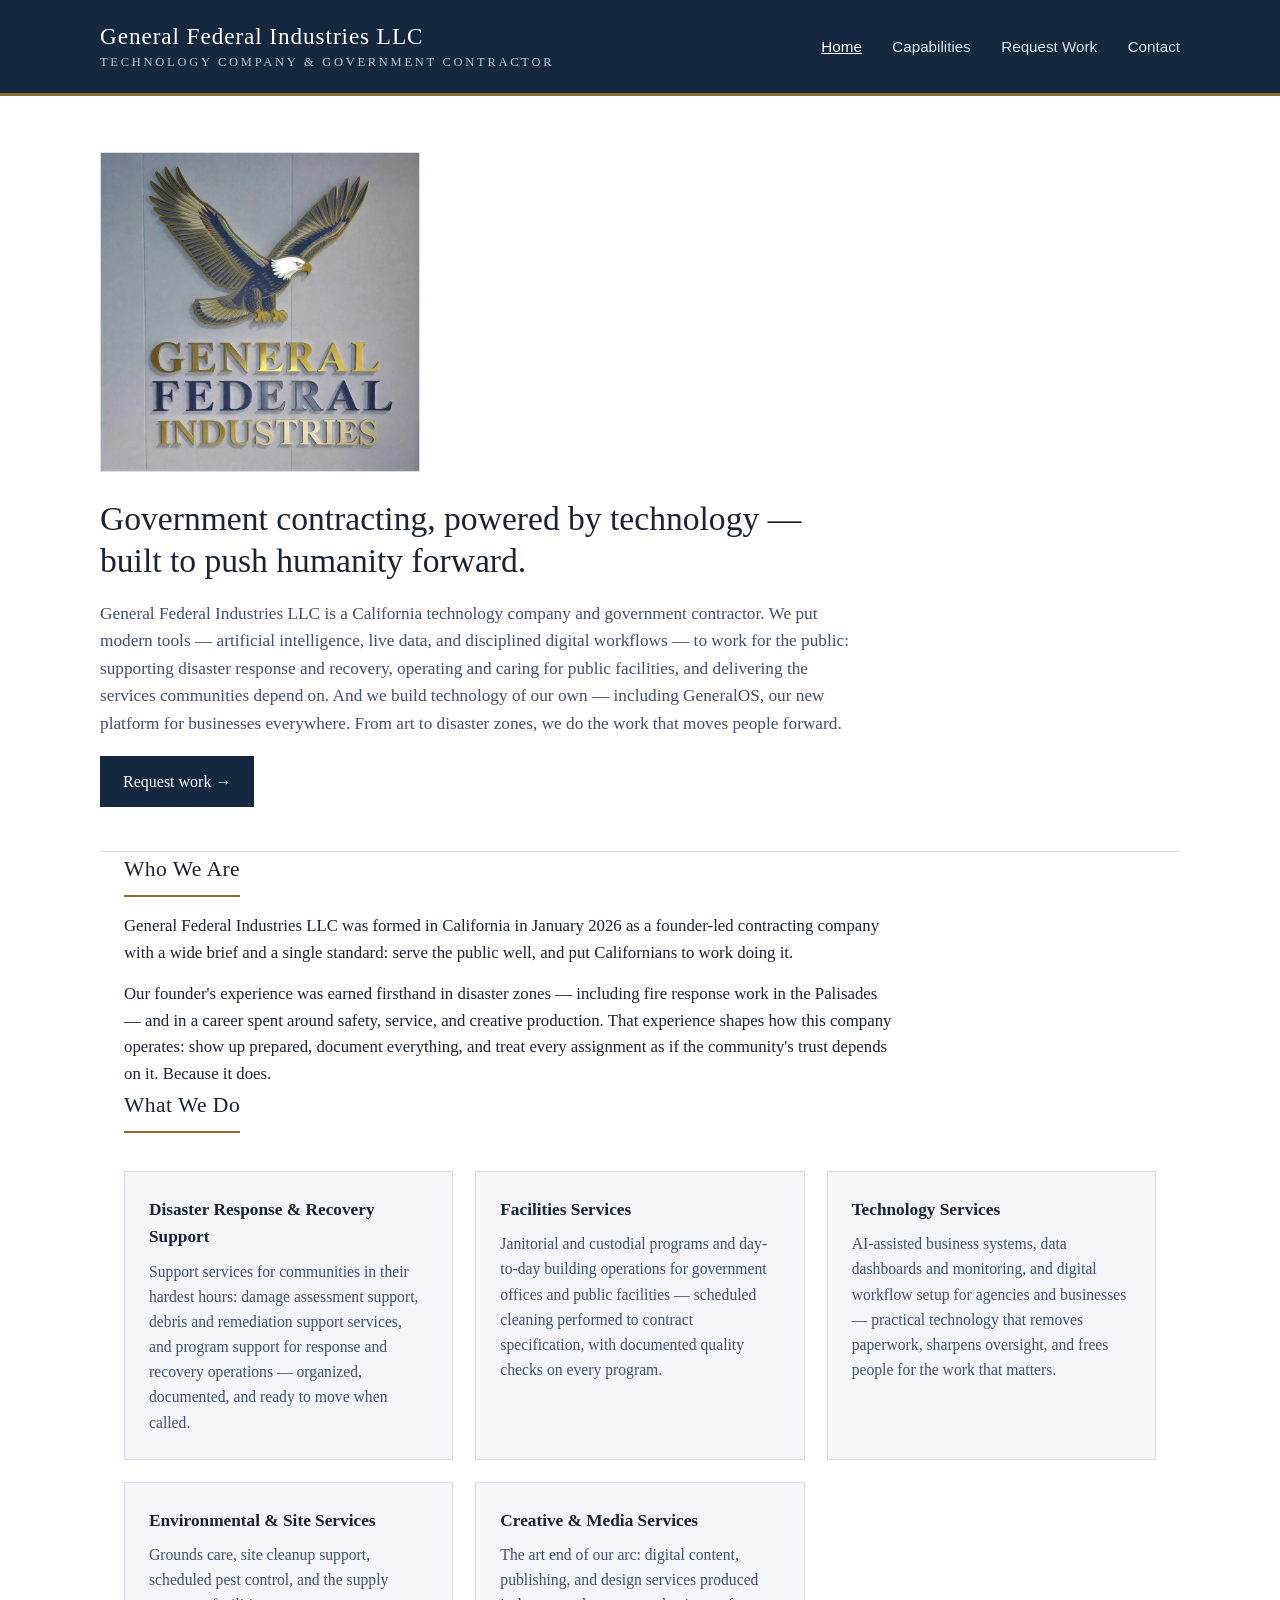
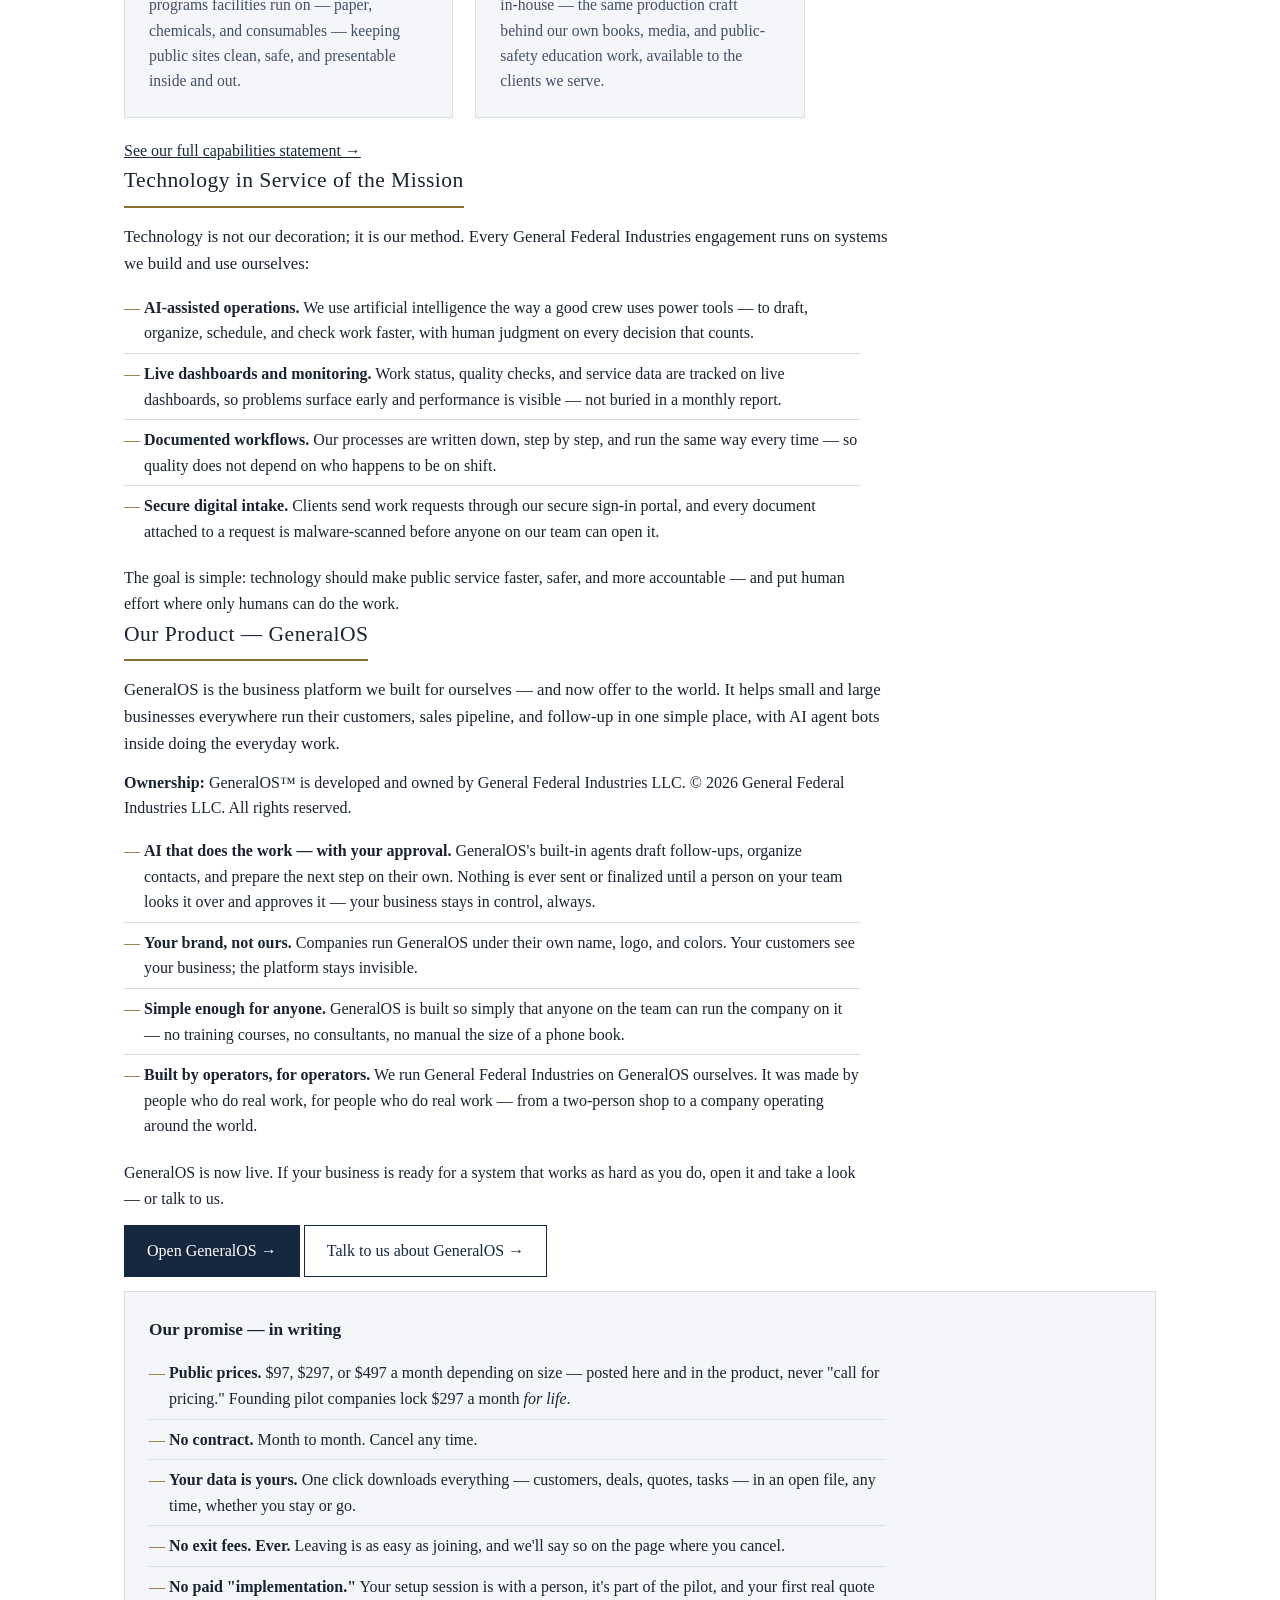
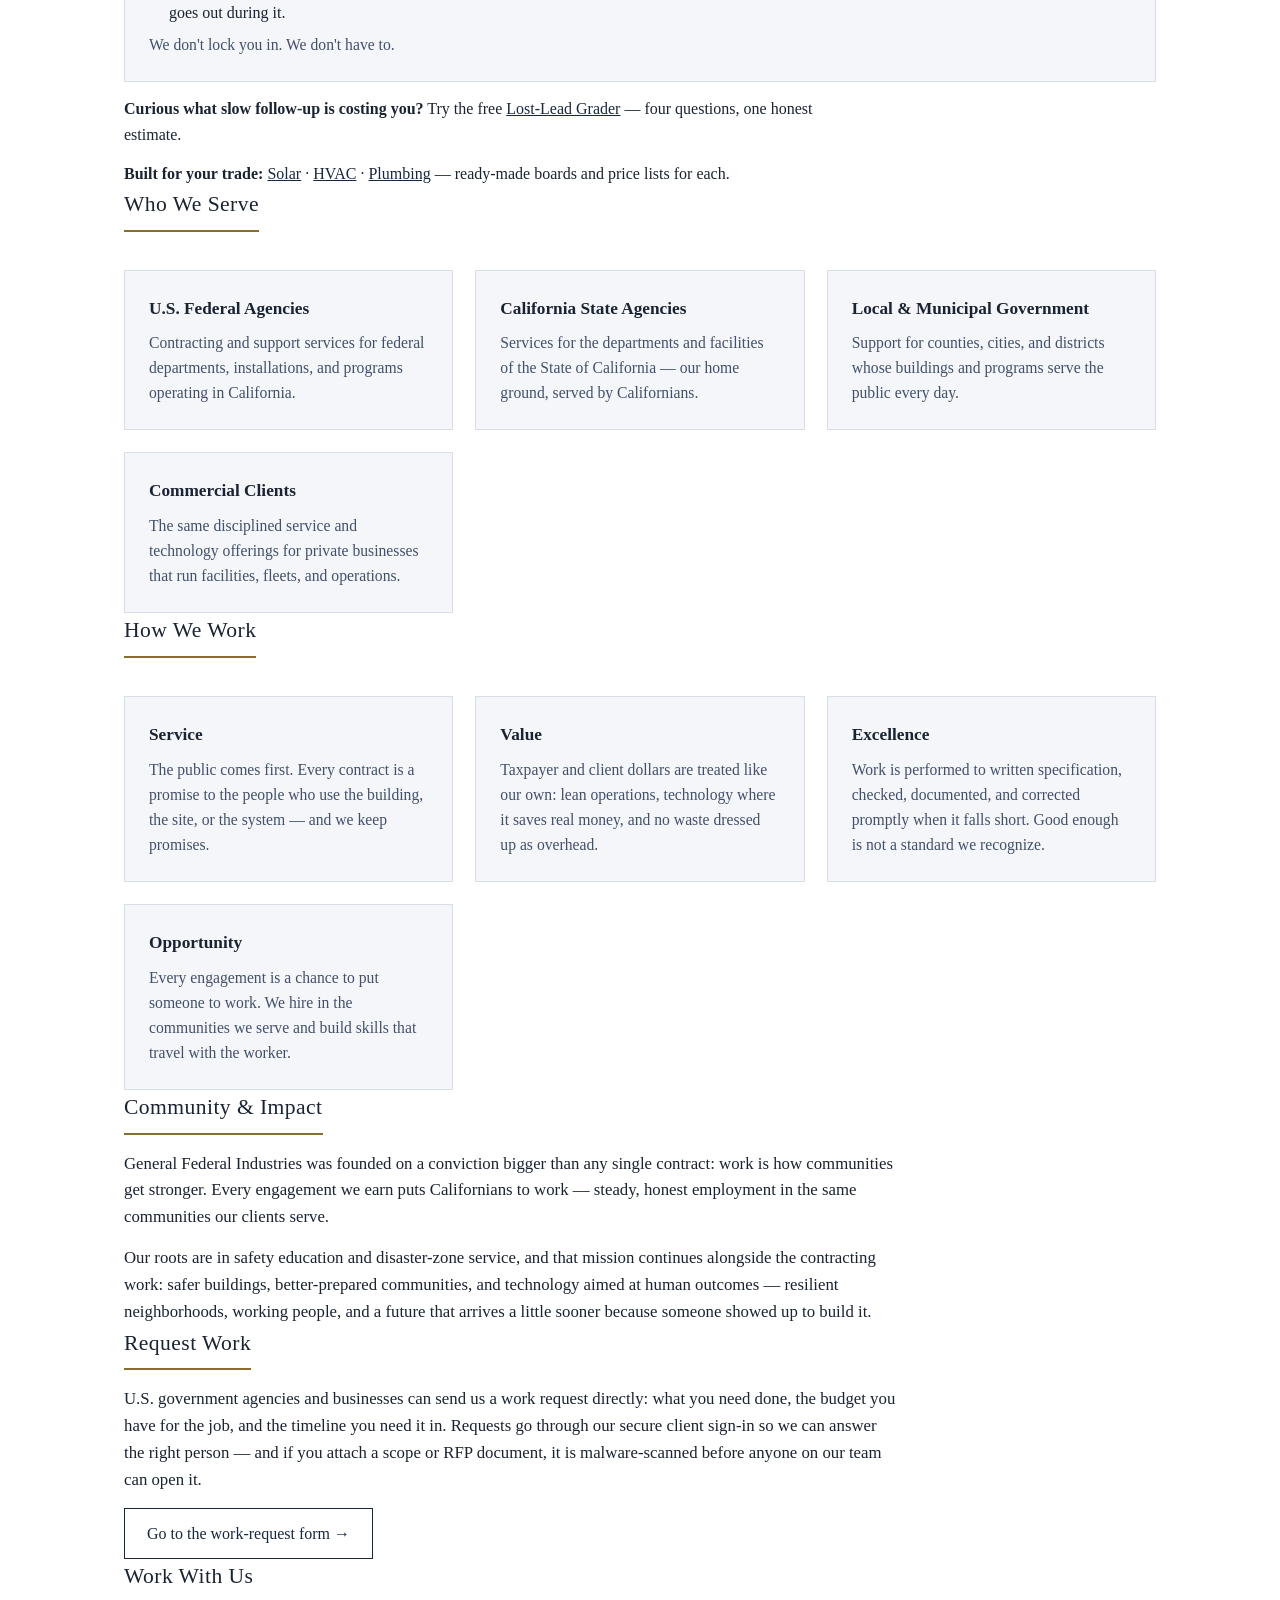
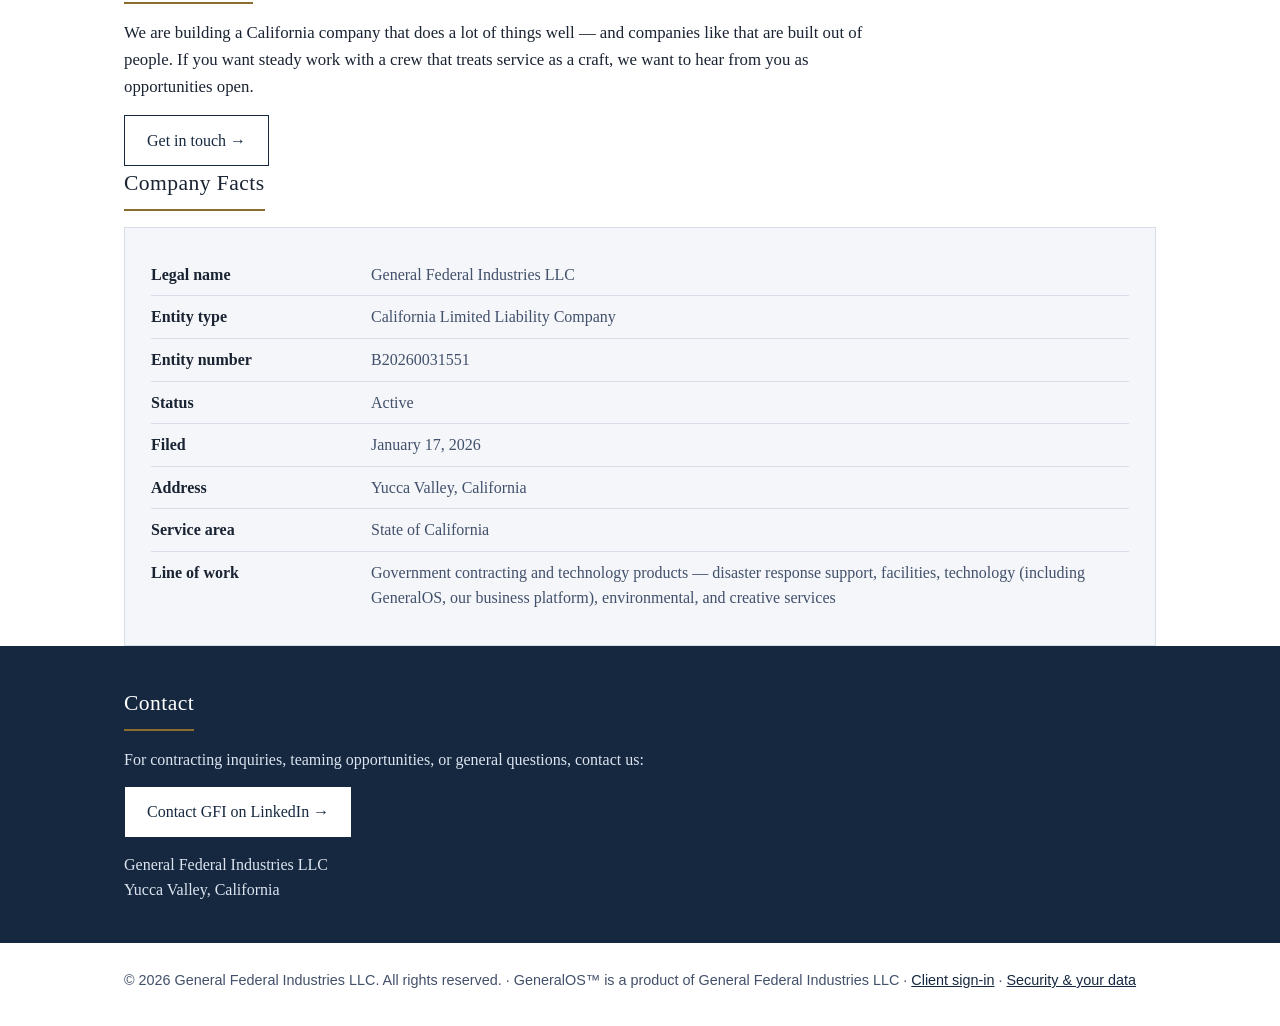
<file: index.html>
<!DOCTYPE html>
<html lang="en">
<head>
<meta charset="UTF-8">
<meta name="viewport" content="width=device-width, initial-scale=1.0">
<title>General Federal Industries LLC — Technology Company &amp; Government Contractor</title>
<meta name="description" content="General Federal Industries LLC is a California technology company and government contractor — and the maker of GeneralOS, the AI-powered business platform that helps small and large businesses around the world run their customers, sales, and follow-up in one simple place.">
<meta name="referrer" content="strict-origin-when-cross-origin">
<meta http-equiv="Content-Security-Policy" content="default-src 'self'; script-src 'self'; style-src 'self'; img-src 'self' data:; font-src 'self'; connect-src 'self'; object-src 'none'; base-uri 'self'; form-action 'self'">
<link rel="stylesheet" href="styles.css">
</head>
<body>

<header>
  <div class="wrap topbar">
    <div class="firm">General Federal Industries LLC
      <small>Technology Company &amp; Government Contractor</small>
    </div>
    <nav class="sans">
      <a href="index.html" class="active">Home</a>
      <a href="capabilities.html">Capabilities</a>
      <a href="request.html">Request Work</a>
      <a href="#contact">Contact</a>
    </nav>
  </div>
  <div class="rule"></div>
</header>

<div class="wrap hero">
  <img class="hero-logo" src="gfi-logo.jpg" alt="General Federal Industries LLC — gold eagle logo" width="900" height="900">
  <h1>Government contracting, powered by technology — built to push humanity forward.</h1>
  <p>General Federal Industries LLC is a California technology company and government contractor. We put modern tools — artificial intelligence, live data, and disciplined digital workflows — to work for the public: supporting disaster response and recovery, operating and caring for public facilities, and delivering the services communities depend on. And we build technology of our own — including GeneralOS, our new platform for businesses everywhere. From art to disaster zones, we do the work that moves people forward.</p>
  <p class="mt20"><a class="btn" href="request.html">Request work &rarr;</a></p>
</div>

<section class="wrap">
  <h2>Who We Are</h2>
  <p class="lead">General Federal Industries LLC was formed in California in January 2026 as a founder-led contracting company with a wide brief and a single standard: serve the public well, and put Californians to work doing it.</p>
  <p class="lead mt14">Our founder's experience was earned firsthand in disaster zones — including fire response work in the Palisades — and in a career spent around safety, service, and creative production. That experience shapes how this company operates: show up prepared, document everything, and treat every assignment as if the community's trust depends on it. Because it does.</p>
</section>

<section class="wrap">
  <h2>What We Do</h2>
  <div class="grid">
    <div class="card">
      <h3>Disaster Response &amp; Recovery Support</h3>
      <p>Support services for communities in their hardest hours: damage assessment support, debris and remediation support services, and program support for response and recovery operations — organized, documented, and ready to move when called.</p>
    </div>
    <div class="card">
      <h3>Facilities Services</h3>
      <p>Janitorial and custodial programs and day-to-day building operations for government offices and public facilities — scheduled cleaning performed to contract specification, with documented quality checks on every program.</p>
    </div>
    <div class="card">
      <h3>Technology Services</h3>
      <p>AI-assisted business systems, data dashboards and monitoring, and digital workflow setup for agencies and businesses — practical technology that removes paperwork, sharpens oversight, and frees people for the work that matters.</p>
    </div>
    <div class="card">
      <h3>Environmental &amp; Site Services</h3>
      <p>Grounds care, site cleanup support, scheduled pest control, and the supply programs facilities run on — paper, chemicals, and consumables — keeping public sites clean, safe, and presentable inside and out.</p>
    </div>
    <div class="card">
      <h3>Creative &amp; Media Services</h3>
      <p>The art end of our arc: digital content, publishing, and design services produced in-house — the same production craft behind our own books, media, and public-safety education work, available to the clients we serve.</p>
    </div>
  </div>
  <p class="mt20"><a href="capabilities.html">See our full capabilities statement &rarr;</a></p>
</section>

<section class="wrap">
  <h2>Technology in Service of the Mission</h2>
  <p class="lead">Technology is not our decoration; it is our method. Every General Federal Industries engagement runs on systems we build and use ourselves:</p>
  <ul class="plain">
    <li><strong>AI-assisted operations.</strong> We use artificial intelligence the way a good crew uses power tools — to draft, organize, schedule, and check work faster, with human judgment on every decision that counts.</li>
    <li><strong>Live dashboards and monitoring.</strong> Work status, quality checks, and service data are tracked on live dashboards, so problems surface early and performance is visible — not buried in a monthly report.</li>
    <li><strong>Documented workflows.</strong> Our processes are written down, step by step, and run the same way every time — so quality does not depend on who happens to be on shift.</li>
    <li><strong>Secure digital intake.</strong> Clients send work requests through our secure sign-in portal, and every document attached to a request is malware-scanned before anyone on our team can open it.</li>
  </ul>
  <p class="mt14">The goal is simple: technology should make public service faster, safer, and more accountable — and put human effort where only humans can do the work.</p>
</section>

<section class="wrap">
  <h2>Our Product — GeneralOS</h2>
  <p class="lead">GeneralOS is the business platform we built for ourselves — and now offer to the world. It helps small and large businesses everywhere run their customers, sales pipeline, and follow-up in one simple place, with AI agent bots inside doing the everyday work.</p>
  <p><strong>Ownership:</strong> GeneralOS™ is developed and owned by General Federal Industries LLC. © 2026 General Federal Industries LLC. All rights reserved.</p>
  <ul class="plain">
    <li><strong>AI that does the work — with your approval.</strong> GeneralOS's built-in agents draft follow-ups, organize contacts, and prepare the next step on their own. Nothing is ever sent or finalized until a person on your team looks it over and approves it — your business stays in control, always.</li>
    <li><strong>Your brand, not ours.</strong> Companies run GeneralOS under their own name, logo, and colors. Your customers see your business; the platform stays invisible.</li>
    <li><strong>Simple enough for anyone.</strong> GeneralOS is built so simply that anyone on the team can run the company on it — no training courses, no consultants, no manual the size of a phone book.</li>
    <li><strong>Built by operators, for operators.</strong> We run General Federal Industries on GeneralOS ourselves. It was made by people who do real work, for people who do real work — from a two-person shop to a company operating around the world.</li>
  </ul>
  <p class="mt14">GeneralOS is now live. If your business is ready for a system that works as hard as you do, open it and take a look — or talk to us.</p>
  <p class="mt14"><a class="btn" href="https://generalos.onrender.com" target="_blank" rel="noopener noreferrer">Open GeneralOS &rarr;</a> <a class="btn secondary" href="#contact">Talk to us about GeneralOS &rarr;</a></p>

  <div class="card mt14">
    <h3>Our promise — in writing</h3>
    <ul class="plain">
      <li><strong>Public prices.</strong> $97, $297, or $497 a month depending on size — posted here and in the product, never "call for pricing." Founding pilot companies lock $297 a month <em>for life</em>.</li>
      <li><strong>No contract.</strong> Month to month. Cancel any time.</li>
      <li><strong>Your data is yours.</strong> One click downloads everything — customers, deals, quotes, tasks — in an open file, any time, whether you stay or go.</li>
      <li><strong>No exit fees. Ever.</strong> Leaving is as easy as joining, and we'll say so on the page where you cancel.</li>
      <li><strong>No paid "implementation."</strong> Your setup session is with a person, it's part of the pilot, and your first real quote goes out during it.</li>
    </ul>
    <p>We don't lock you in. We don't have to.</p>
  </div>

  <p class="mt14"><strong>Curious what slow follow-up is costing you?</strong> Try the free <a href="grader.html">Lost-Lead Grader</a> — four questions, one honest estimate.</p>
  <p class="mt14"><strong>Built for your trade:</strong> <a href="solar.html">Solar</a> · <a href="hvac.html">HVAC</a> · <a href="plumbing.html">Plumbing</a> — ready-made boards and price lists for each.</p>
</section>

<section class="wrap">
  <h2>Who We Serve</h2>
  <div class="grid">
    <div class="card">
      <h3>U.S. Federal Agencies</h3>
      <p>Contracting and support services for federal departments, installations, and programs operating in California.</p>
    </div>
    <div class="card">
      <h3>California State Agencies</h3>
      <p>Services for the departments and facilities of the State of California — our home ground, served by Californians.</p>
    </div>
    <div class="card">
      <h3>Local &amp; Municipal Government</h3>
      <p>Support for counties, cities, and districts whose buildings and programs serve the public every day.</p>
    </div>
    <div class="card">
      <h3>Commercial Clients</h3>
      <p>The same disciplined service and technology offerings for private businesses that run facilities, fleets, and operations.</p>
    </div>
  </div>
</section>

<section class="wrap">
  <h2>How We Work</h2>
  <div class="grid">
    <div class="card">
      <h3>Service</h3>
      <p>The public comes first. Every contract is a promise to the people who use the building, the site, or the system — and we keep promises.</p>
    </div>
    <div class="card">
      <h3>Value</h3>
      <p>Taxpayer and client dollars are treated like our own: lean operations, technology where it saves real money, and no waste dressed up as overhead.</p>
    </div>
    <div class="card">
      <h3>Excellence</h3>
      <p>Work is performed to written specification, checked, documented, and corrected promptly when it falls short. Good enough is not a standard we recognize.</p>
    </div>
    <div class="card">
      <h3>Opportunity</h3>
      <p>Every engagement is a chance to put someone to work. We hire in the communities we serve and build skills that travel with the worker.</p>
    </div>
  </div>
</section>

<section class="wrap">
  <h2>Community &amp; Impact</h2>
  <p class="lead">General Federal Industries was founded on a conviction bigger than any single contract: work is how communities get stronger. Every engagement we earn puts Californians to work — steady, honest employment in the same communities our clients serve.</p>
  <p class="lead mt14">Our roots are in safety education and disaster-zone service, and that mission continues alongside the contracting work: safer buildings, better-prepared communities, and technology aimed at human outcomes — resilient neighborhoods, working people, and a future that arrives a little sooner because someone showed up to build it.</p>
</section>

<section class="wrap">
  <h2>Request Work</h2>
  <p class="lead">U.S. government agencies and businesses can send us a work request directly: what you need done, the budget you have for the job, and the timeline you need it in. Requests go through our secure client sign-in so we can answer the right person — and if you attach a scope or RFP document, it is malware-scanned before anyone on our team can open it.</p>
  <p class="mt14"><a class="btn secondary" href="request.html">Go to the work-request form &rarr;</a></p>
</section>

<section class="wrap">
  <h2>Work With Us</h2>
  <p class="lead">We are building a California company that does a lot of things well — and companies like that are built out of people. If you want steady work with a crew that treats service as a craft, we want to hear from you as opportunities open.</p>
  <p class="mt14"><a class="btn secondary" href="#contact">Get in touch &rarr;</a></p>
</section>

<section class="wrap">
  <h2>Company Facts</h2>
  <div class="facts">
    <table>
      <tr><th>Legal name</th><td>General Federal Industries LLC</td></tr>
      <tr><th>Entity type</th><td>California Limited Liability Company</td></tr>
      <tr><th>Entity number</th><td>B20260031551</td></tr>
      <tr><th>Status</th><td>Active</td></tr>
      <tr><th>Filed</th><td>January 17, 2026</td></tr>
      <tr><th>Address</th><td>Yucca Valley, California</td></tr>
      <tr><th>Service area</th><td>State of California</td></tr>
      <tr><th>Line of work</th><td>Government contracting and technology products — disaster response support, facilities, technology (including GeneralOS, our business platform), environmental, and creative services</td></tr>
    </table>
  </div>
</section>

<div class="cta" id="contact">
  <div class="wrap">
    <h2>Contact</h2>
    <p>For contracting inquiries, teaming opportunities, or general questions, contact us:</p>
    <p class="mt14"><a class="btn secondary" href="https://www.linkedin.com/in/jeff-pruden-a96ab2b3/">Contact GFI on LinkedIn &rarr;</a></p>
    <p class="mt14">General Federal Industries LLC<br>Yucca Valley, California</p>
  </div>
</div>

<footer>
  <div class="wrap sans">&copy; 2026 General Federal Industries LLC. All rights reserved. · GeneralOS&trade; is a product of General Federal Industries LLC · <a href="request.html">Client sign-in</a> · <a href="security.html">Security &amp; your data</a></div>
</footer>

</body>
</html>
</file>
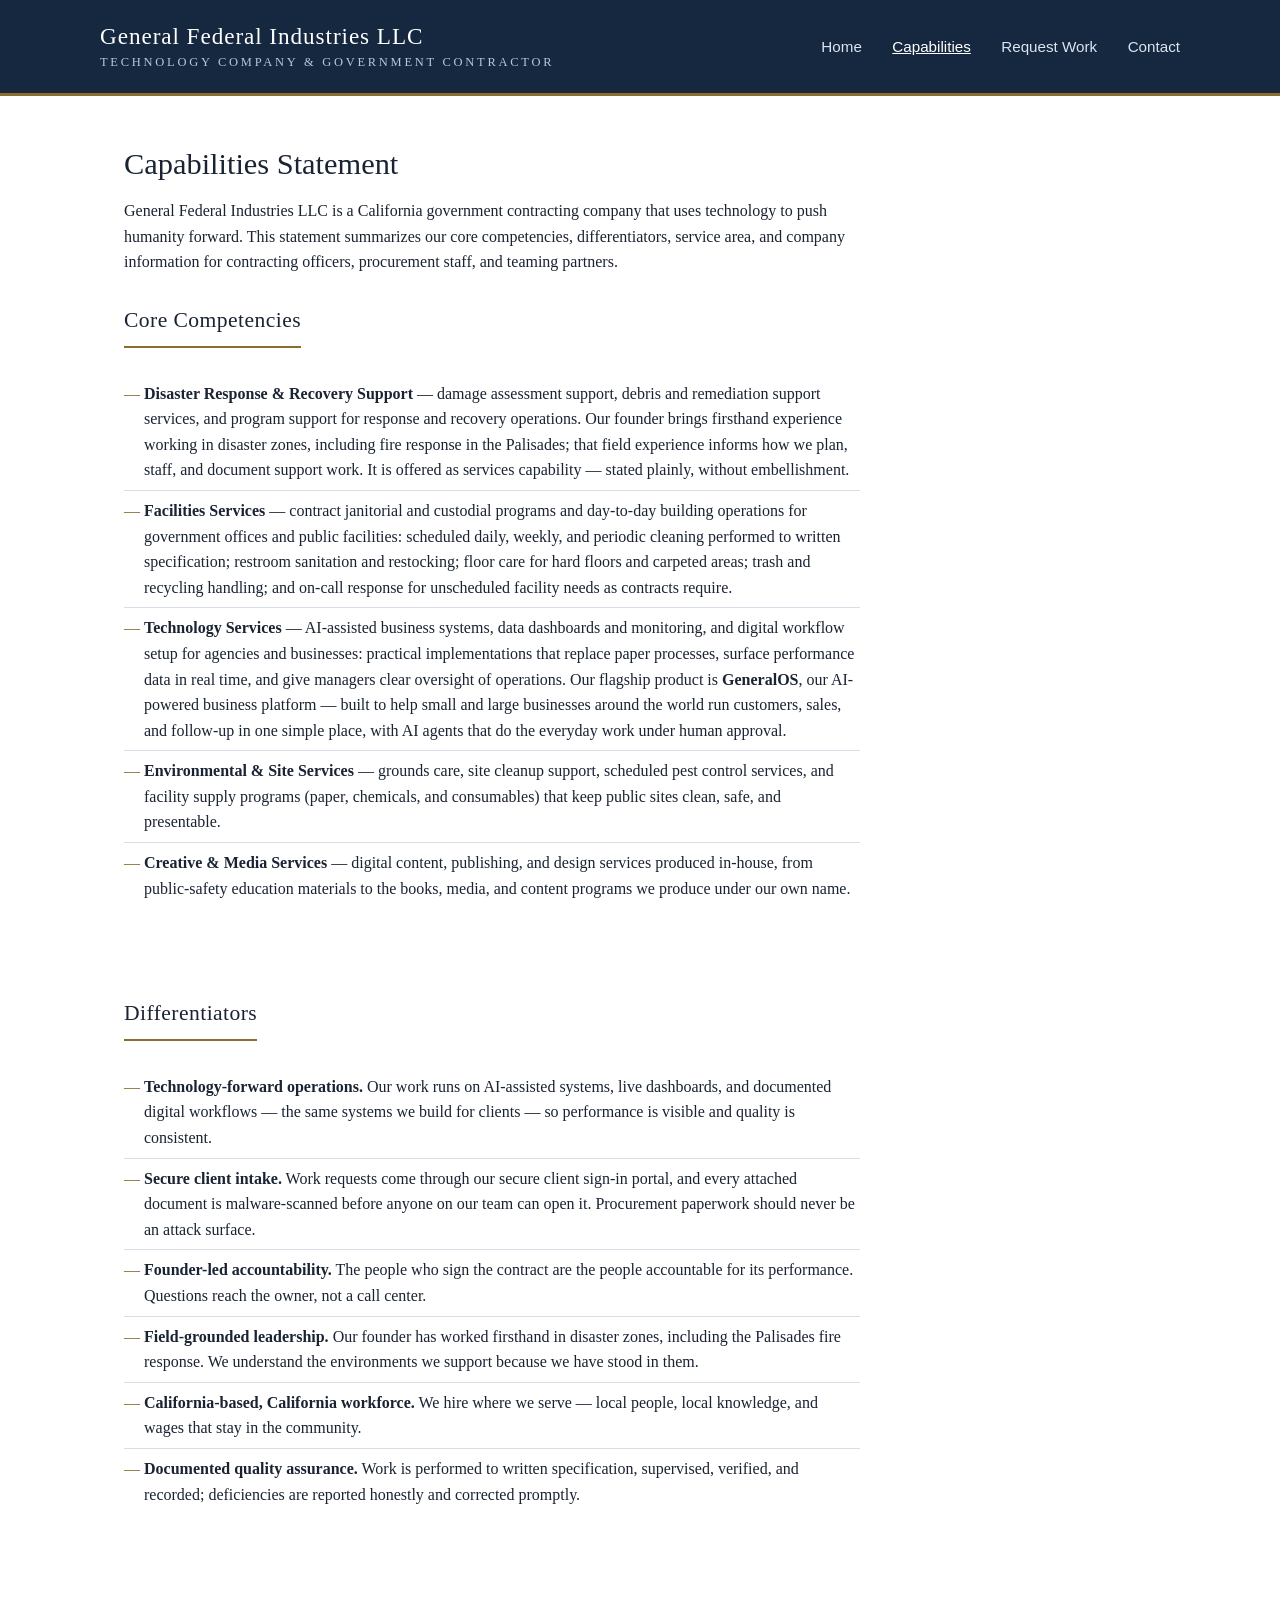
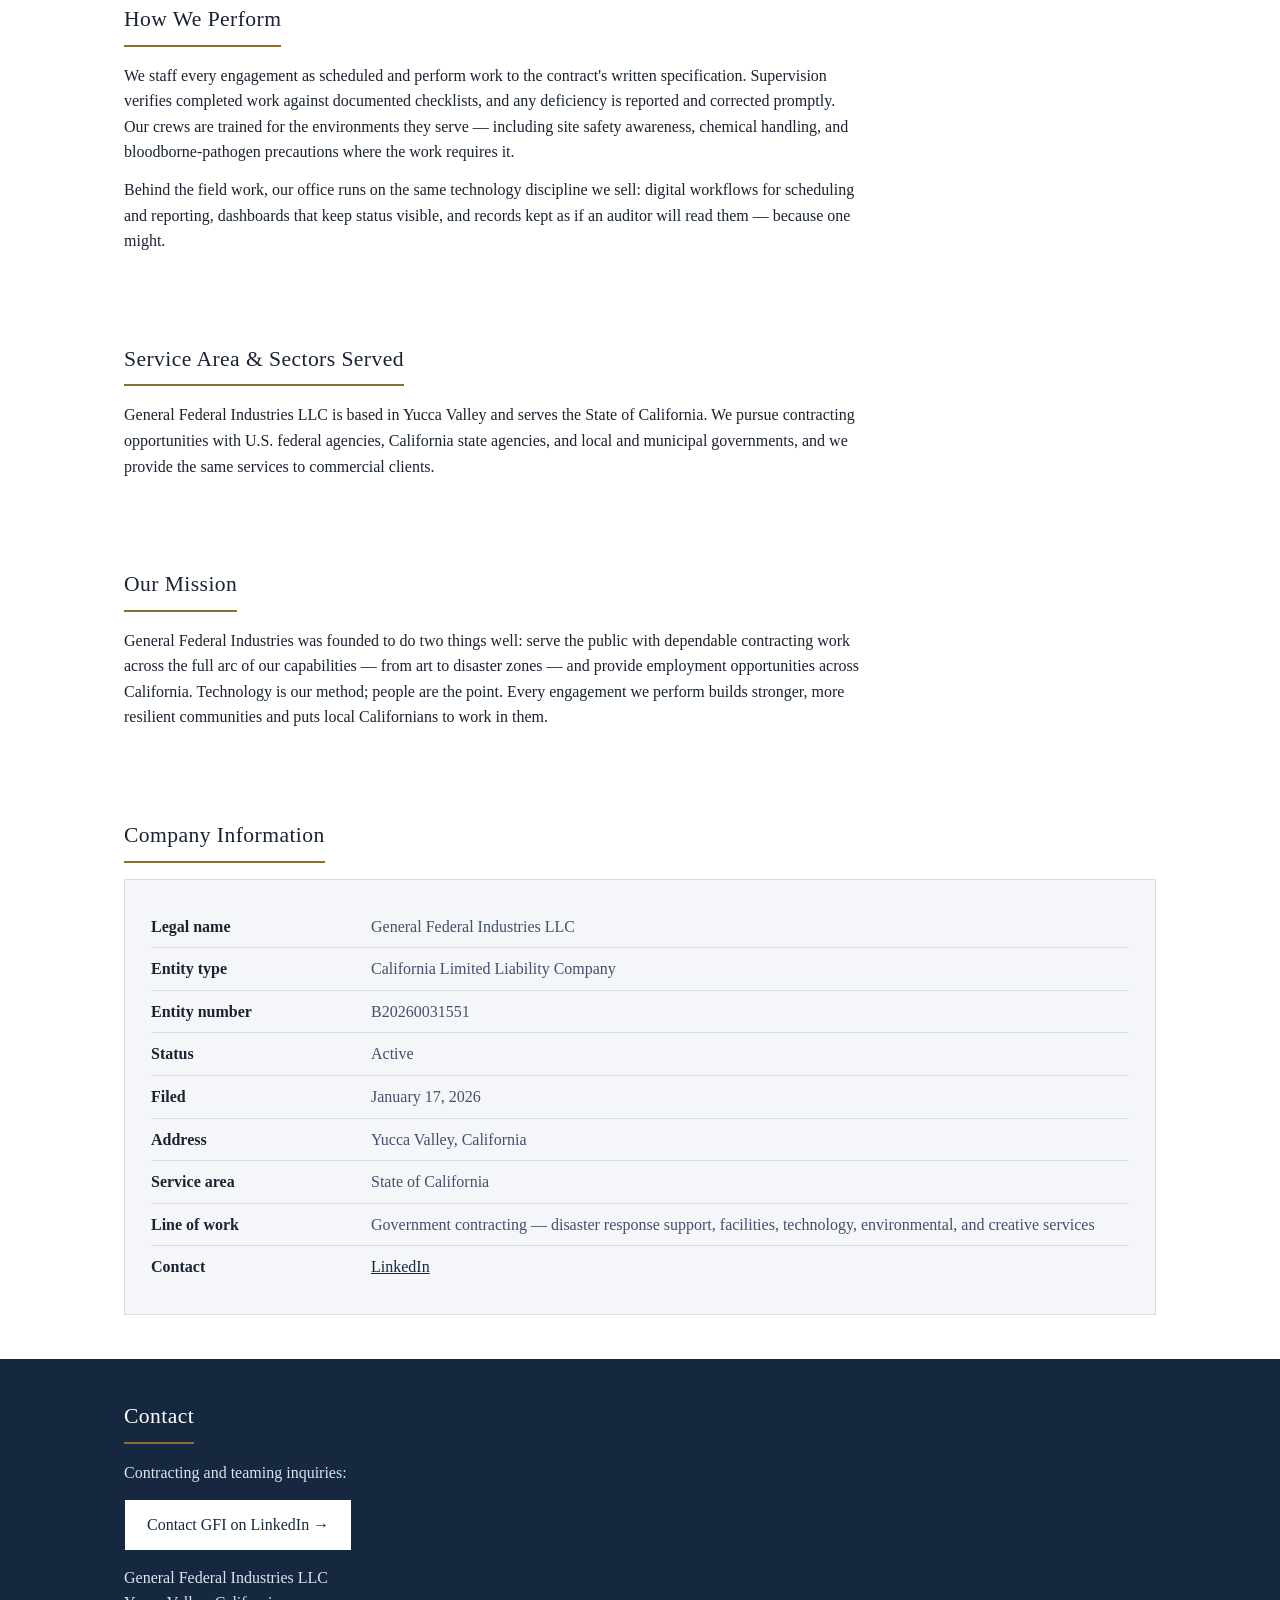
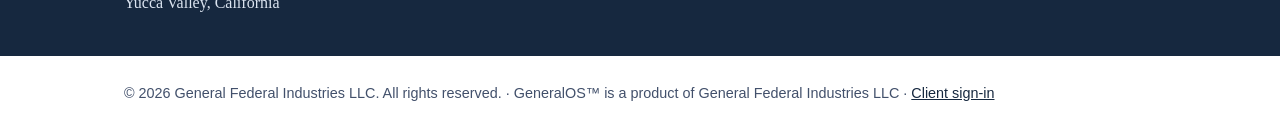
<file: capabilities.html>
<!DOCTYPE html>
<html lang="en">
<head>
<meta charset="UTF-8">
<meta name="viewport" content="width=device-width, initial-scale=1.0">
<title>Capabilities — General Federal Industries LLC</title>
<meta name="description" content="Capabilities statement for General Federal Industries LLC: government contracting across disaster response support, facilities, technology, environmental, and creative services in California.">
<meta name="referrer" content="strict-origin-when-cross-origin">
<meta http-equiv="Content-Security-Policy" content="default-src 'self'; script-src 'self'; style-src 'self'; img-src 'self' data:; font-src 'self'; connect-src 'self'; object-src 'none'; base-uri 'self'; form-action 'self'">
<link rel="stylesheet" href="styles.css">
</head>
<body>

<header>
  <div class="wrap topbar">
    <div class="firm">General Federal Industries LLC
      <small>Technology Company &amp; Government Contractor</small>
    </div>
    <nav class="sans">
      <a href="index.html">Home</a>
      <a href="capabilities.html" class="active">Capabilities</a>
      <a href="request.html">Request Work</a>
      <a href="index.html#contact">Contact</a>
    </nav>
  </div>
  <div class="rule"></div>
</header>

<div class="wrap">
  <h1 class="page">Capabilities Statement</h1>
  <p>General Federal Industries LLC is a California government contracting company that uses technology to push humanity forward. This statement summarizes our core competencies, differentiators, service area, and company information for contracting officers, procurement staff, and teaming partners.</p>

  <section class="pt28">
    <h2>Core Competencies</h2>
    <ul class="plain">
      <li><strong>Disaster Response &amp; Recovery Support</strong> — damage assessment support, debris and remediation support services, and program support for response and recovery operations. Our founder brings firsthand experience working in disaster zones, including fire response in the Palisades; that field experience informs how we plan, staff, and document support work. It is offered as services capability — stated plainly, without embellishment.</li>
      <li><strong>Facilities Services</strong> — contract janitorial and custodial programs and day-to-day building operations for government offices and public facilities: scheduled daily, weekly, and periodic cleaning performed to written specification; restroom sanitation and restocking; floor care for hard floors and carpeted areas; trash and recycling handling; and on-call response for unscheduled facility needs as contracts require.</li>
      <li><strong>Technology Services</strong> — AI-assisted business systems, data dashboards and monitoring, and digital workflow setup for agencies and businesses: practical implementations that replace paper processes, surface performance data in real time, and give managers clear oversight of operations. Our flagship product is <strong>GeneralOS</strong>, our AI-powered business platform — built to help small and large businesses around the world run customers, sales, and follow-up in one simple place, with AI agents that do the everyday work under human approval.</li>
      <li><strong>Environmental &amp; Site Services</strong> — grounds care, site cleanup support, scheduled pest control services, and facility supply programs (paper, chemicals, and consumables) that keep public sites clean, safe, and presentable.</li>
      <li><strong>Creative &amp; Media Services</strong> — digital content, publishing, and design services produced in-house, from public-safety education materials to the books, media, and content programs we produce under our own name.</li>
    </ul>
  </section>

  <section>
    <h2>Differentiators</h2>
    <ul class="plain">
      <li><strong>Technology-forward operations.</strong> Our work runs on AI-assisted systems, live dashboards, and documented digital workflows — the same systems we build for clients — so performance is visible and quality is consistent.</li>
      <li><strong>Secure client intake.</strong> Work requests come through our secure client sign-in portal, and every attached document is malware-scanned before anyone on our team can open it. Procurement paperwork should never be an attack surface.</li>
      <li><strong>Founder-led accountability.</strong> The people who sign the contract are the people accountable for its performance. Questions reach the owner, not a call center.</li>
      <li><strong>Field-grounded leadership.</strong> Our founder has worked firsthand in disaster zones, including the Palisades fire response. We understand the environments we support because we have stood in them.</li>
      <li><strong>California-based, California workforce.</strong> We hire where we serve — local people, local knowledge, and wages that stay in the community.</li>
      <li><strong>Documented quality assurance.</strong> Work is performed to written specification, supervised, verified, and recorded; deficiencies are reported honestly and corrected promptly.</li>
    </ul>
  </section>

  <section>
    <h2>How We Perform</h2>
    <p>We staff every engagement as scheduled and perform work to the contract's written specification. Supervision verifies completed work against documented checklists, and any deficiency is reported and corrected promptly. Our crews are trained for the environments they serve — including site safety awareness, chemical handling, and bloodborne-pathogen precautions where the work requires it.</p>
    <p>Behind the field work, our office runs on the same technology discipline we sell: digital workflows for scheduling and reporting, dashboards that keep status visible, and records kept as if an auditor will read them — because one might.</p>
  </section>

  <section>
    <h2>Service Area &amp; Sectors Served</h2>
    <p>General Federal Industries LLC is based in Yucca Valley and serves the State of California. We pursue contracting opportunities with U.S. federal agencies, California state agencies, and local and municipal governments, and we provide the same services to commercial clients.</p>
  </section>

  <section>
    <h2>Our Mission</h2>
    <p>General Federal Industries was founded to do two things well: serve the public with dependable contracting work across the full arc of our capabilities — from art to disaster zones — and provide employment opportunities across California. Technology is our method; people are the point. Every engagement we perform builds stronger, more resilient communities and puts local Californians to work in them.</p>
  </section>

  <section>
    <h2>Company Information</h2>
    <div class="facts">
      <table>
        <tr><th>Legal name</th><td>General Federal Industries LLC</td></tr>
        <tr><th>Entity type</th><td>California Limited Liability Company</td></tr>
        <tr><th>Entity number</th><td>B20260031551</td></tr>
        <tr><th>Status</th><td>Active</td></tr>
        <tr><th>Filed</th><td>January 17, 2026</td></tr>
        <tr><th>Address</th><td>Yucca Valley, California</td></tr>
        <tr><th>Service area</th><td>State of California</td></tr>
        <tr><th>Line of work</th><td>Government contracting — disaster response support, facilities, technology, environmental, and creative services</td></tr>
        <tr><th>Contact</th><td><a href="https://www.linkedin.com/in/jeff-pruden-a96ab2b3/">LinkedIn</a></td></tr>
      </table>
    </div>
  </section>
</div>

<div class="cta">
  <div class="wrap">
    <h2>Contact</h2>
    <p>Contracting and teaming inquiries:</p>
    <p class="mt14"><a class="btn secondary" href="https://www.linkedin.com/in/jeff-pruden-a96ab2b3/">Contact GFI on LinkedIn &rarr;</a></p>
    <p class="mt14">General Federal Industries LLC<br>Yucca Valley, California</p>
  </div>
</div>

<footer>
  <div class="wrap sans">&copy; 2026 General Federal Industries LLC. All rights reserved. · GeneralOS&trade; is a product of General Federal Industries LLC · <a href="request.html">Client sign-in</a></div>
</footer>

</body>
</html>
</file>
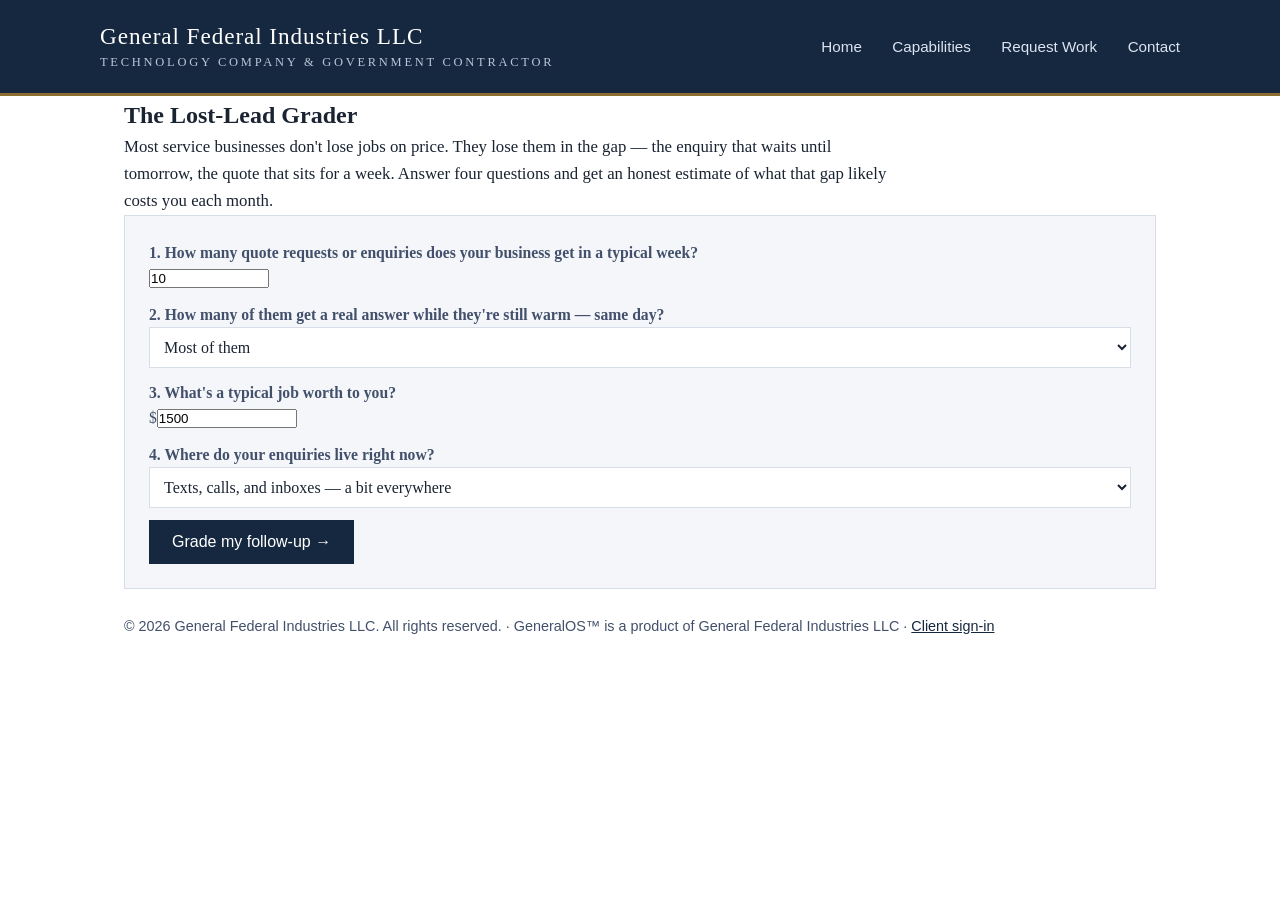
<file: grader.html>
<!DOCTYPE html>
<html lang="en">
<head>
<meta charset="UTF-8">
<meta name="viewport" content="width=device-width, initial-scale=1.0">
<title>Lost-Lead Grader — General Federal Industries LLC</title>
<meta name="description" content="Four questions, one honest estimate: what slow follow-up is likely costing your business each month. Free, from the makers of GeneralOS.">
<meta name="referrer" content="strict-origin-when-cross-origin">
<meta http-equiv="Content-Security-Policy" content="default-src 'self'; script-src 'self'; style-src 'self'; img-src 'self' data:; font-src 'self'; connect-src 'self'; object-src 'none'; base-uri 'self'; form-action 'self'">
<link rel="stylesheet" href="styles.css">
</head>
<body>

<header>
  <div class="wrap topbar">
    <div class="firm">General Federal Industries LLC
      <small>Technology Company &amp; Government Contractor</small>
    </div>
    <nav class="sans">
      <a href="index.html">Home</a>
      <a href="capabilities.html">Capabilities</a>
      <a href="request.html">Request Work</a>
      <a href="index.html#contact">Contact</a>
    </nav>
  </div>
  <div class="rule"></div>
</header>

<section class="wrap">
  <h1>The Lost-Lead Grader</h1>
  <p class="lead">Most service businesses don't lose jobs on price. They lose them in the gap — the enquiry that waits until tomorrow, the quote that sits for a week. Answer four questions and get an honest estimate of what that gap likely costs you each month.</p>

  <form id="grader-form" class="card">
    <p>
      <label><strong>1. How many quote requests or enquiries does your business get in a typical week?</strong><br>
      <input type="number" id="g-weekly" class="w120" min="0" max="10000" value="10" required></label>
    </p>
    <p>
      <label><strong>2. How many of them get a real answer while they're still warm — same day?</strong><br>
      <select id="g-warm">
        <option value="0.9">Almost all of them</option>
        <option value="0.6" selected>Most of them</option>
        <option value="0.35">About a third</option>
        <option value="0.15">Very few — we get to them when we can</option>
      </select></label>
    </p>
    <p>
      <label><strong>3. What's a typical job worth to you?</strong><br>
      $<input type="number" id="g-job" class="w140" min="0" max="1000000" value="1500" required></label>
    </p>
    <p>
      <label><strong>4. Where do your enquiries live right now?</strong><br>
      <select id="g-where">
        <option value="scattered">Texts, calls, and inboxes — a bit everywhere</option>
        <option value="one-inbox">One shared inbox or phone</option>
        <option value="system">A system the whole team can see</option>
      </select></label>
    </p>
    <p><button class="btn" type="submit">Grade my follow-up &rarr;</button></p>
  </form>

  <div id="grader-result" class="card hidden">
    <h2>Your estimate</h2>
    <p class="fs20">About <strong id="r-waits">—</strong> requests a month wait past the warm window.<br>
    At a typical job value, that's roughly <strong id="r-lost">—</strong> in work likely going cold every month — about <strong id="r-year">—</strong> a year.</p>
    <p class="sans fs14"><strong>How we got this number (no tricks):</strong> your weekly requests × 4.33 weeks = monthly requests. The share you said doesn't get a same-day answer is the "waits" number. We then assume <strong>one in three</strong> of the requests that wait never turns into a job — the rest would have closed at your typical job value. Change any answer above and the estimate changes with it; it's a planning number, not a measurement. Your real number is the one we find together in a setup session, from your actual pipeline.</p>
    <p id="r-note"></p>
    <p class="mt14"><a class="btn" href="request.html">See the Founding Pilot — 90 days free &rarr;</a></p>
    <p class="sans fs14">The pilot exists to close exactly this gap: every request lands in one triage box, quotes go out as tap-to-accept links, and the board flags any deal that sits too long — before it goes cold.</p>
  </div>
</section>

<footer>
  <div class="wrap sans">&copy; 2026 General Federal Industries LLC. All rights reserved. · GeneralOS&trade; is a product of General Federal Industries LLC · <a href="request.html">Client sign-in</a></div>
</footer>

<script src="js/grader.js"></script>
</body>
</html>
</file>
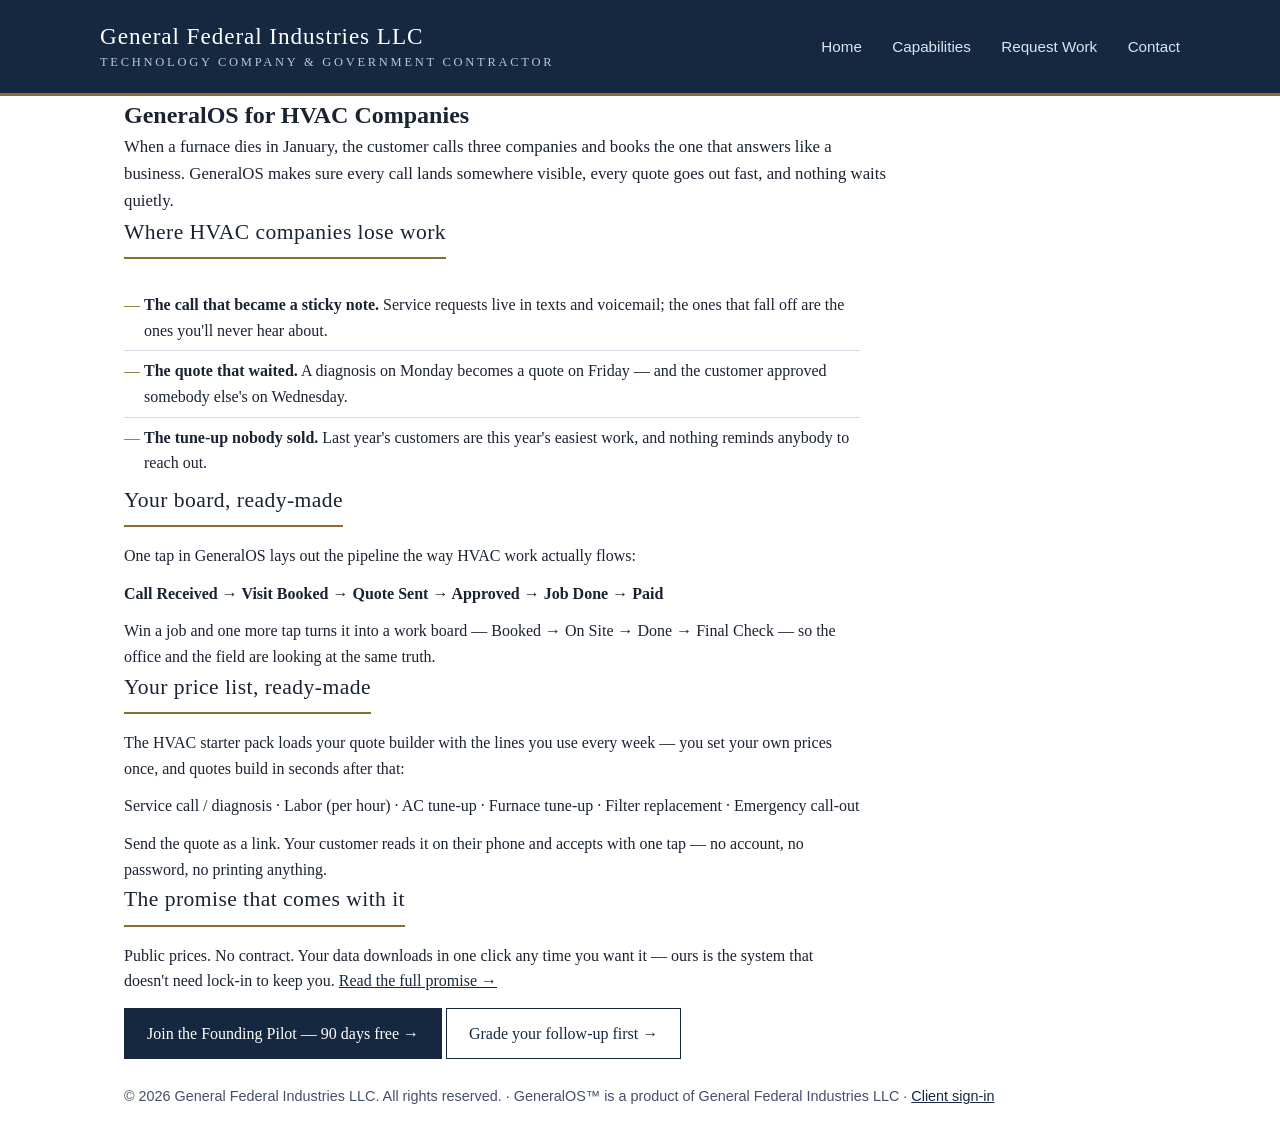
<file: hvac.html>
<!DOCTYPE html>
<html lang="en">
<head>
<meta charset="UTF-8">
<meta name="viewport" content="width=device-width, initial-scale=1.0">
<title>GeneralOS for HVAC Companies — General Federal Industries LLC</title>
<meta name="description" content="GeneralOS for HVAC companies: every call on one board, quotes customers accept by tapping a link, and stale-deal warnings before a waiting customer calls your competitor.">
<meta name="referrer" content="strict-origin-when-cross-origin">
<meta http-equiv="Content-Security-Policy" content="default-src 'self'; script-src 'self'; style-src 'self'; img-src 'self' data:; font-src 'self'; connect-src 'self'; object-src 'none'; base-uri 'self'; form-action 'self'">
<link rel="stylesheet" href="styles.css">
</head>
<body>

<header>
  <div class="wrap topbar">
    <div class="firm">General Federal Industries LLC
      <small>Technology Company &amp; Government Contractor</small>
    </div>
    <nav class="sans">
      <a href="index.html">Home</a>
      <a href="capabilities.html">Capabilities</a>
      <a href="request.html">Request Work</a>
      <a href="index.html#contact">Contact</a>
    </nav>
  </div>
  <div class="rule"></div>
</header>

<section class="wrap">
  <h1>GeneralOS for HVAC Companies</h1>
  <p class="lead">When a furnace dies in January, the customer calls three companies and books the one that answers like a business. GeneralOS makes sure every call lands somewhere visible, every quote goes out fast, and nothing waits quietly.</p>

  <h2>Where HVAC companies lose work</h2>
  <ul class="plain">
    <li><strong>The call that became a sticky note.</strong> Service requests live in texts and voicemail; the ones that fall off are the ones you'll never hear about.</li>
    <li><strong>The quote that waited.</strong> A diagnosis on Monday becomes a quote on Friday — and the customer approved somebody else's on Wednesday.</li>
    <li><strong>The tune-up nobody sold.</strong> Last year's customers are this year's easiest work, and nothing reminds anybody to reach out.</li>
  </ul>

  <h2>Your board, ready-made</h2>
  <p>One tap in GeneralOS lays out the pipeline the way HVAC work actually flows:</p>
  <p><strong>Call Received &rarr; Visit Booked &rarr; Quote Sent &rarr; Approved &rarr; Job Done &rarr; Paid</strong></p>
  <p>Win a job and one more tap turns it into a work board — Booked &rarr; On Site &rarr; Done &rarr; Final Check — so the office and the field are looking at the same truth.</p>

  <h2>Your price list, ready-made</h2>
  <p>The HVAC starter pack loads your quote builder with the lines you use every week — you set your own prices once, and quotes build in seconds after that:</p>
  <p>Service call / diagnosis · Labor (per hour) · AC tune-up · Furnace tune-up · Filter replacement · Emergency call-out</p>
  <p>Send the quote as a link. Your customer reads it on their phone and accepts with one tap — no account, no password, no printing anything.</p>

  <h2>The promise that comes with it</h2>
  <p>Public prices. No contract. Your data downloads in one click any time you want it — ours is the system that doesn't need lock-in to keep you. <a href="index.html">Read the full promise &rarr;</a></p>

  <p class="mt14"><a class="btn" href="request.html">Join the Founding Pilot — 90 days free &rarr;</a> <a class="btn secondary" href="grader.html">Grade your follow-up first &rarr;</a></p>
</section>

<footer>
  <div class="wrap sans">&copy; 2026 General Federal Industries LLC. All rights reserved. · GeneralOS&trade; is a product of General Federal Industries LLC · <a href="request.html">Client sign-in</a></div>
</footer>

</body>
</html>
</file>
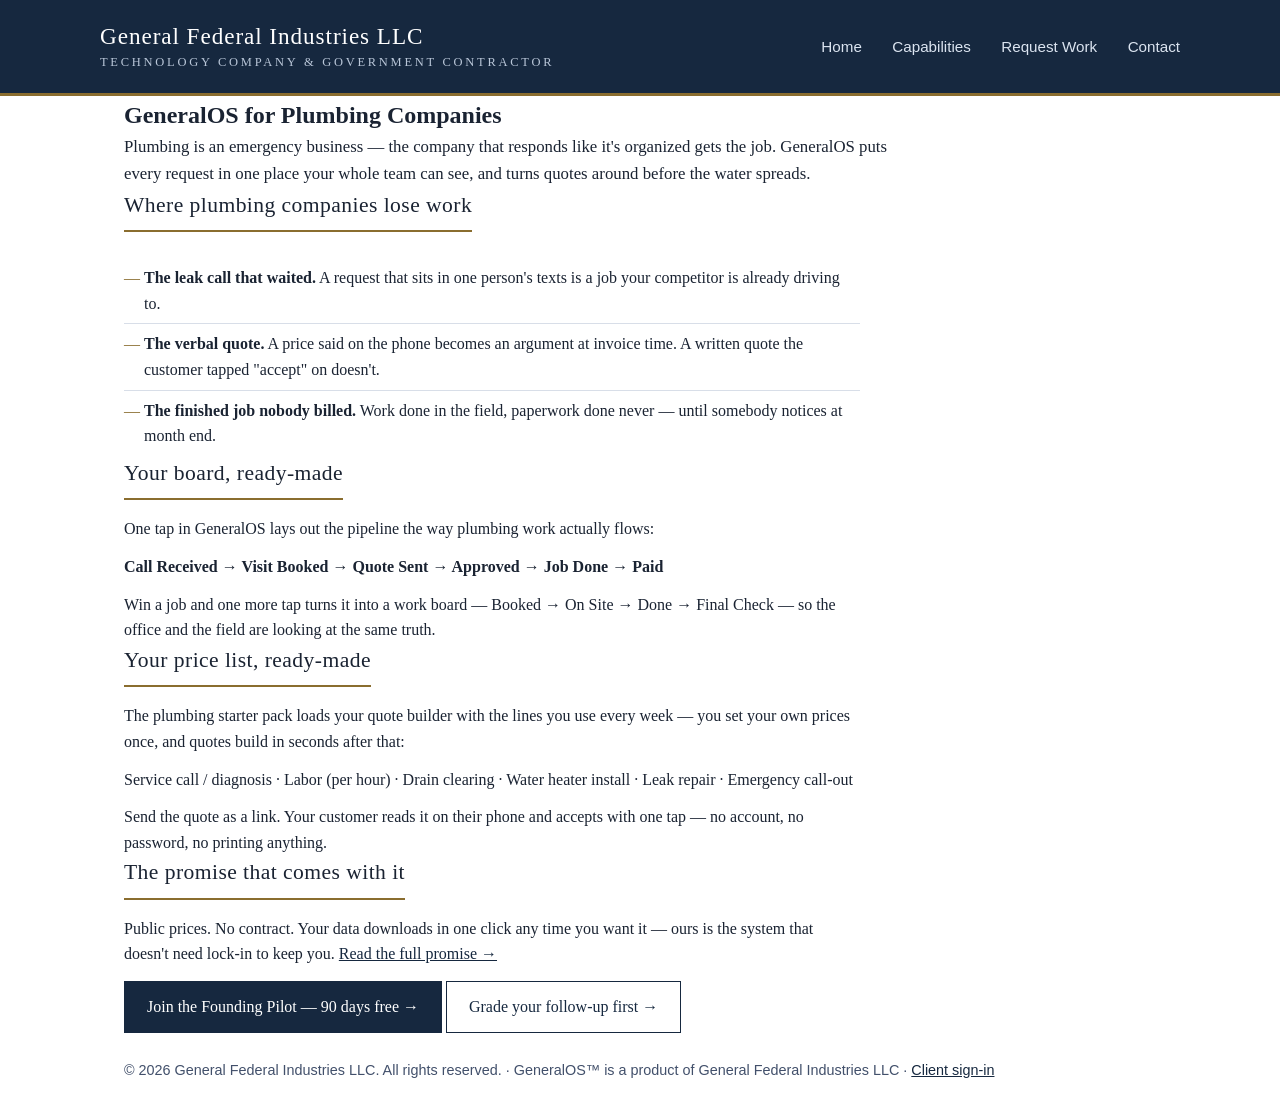
<file: plumbing.html>
<!DOCTYPE html>
<html lang="en">
<head>
<meta charset="UTF-8">
<meta name="viewport" content="width=device-width, initial-scale=1.0">
<title>GeneralOS for Plumbing Companies — General Federal Industries LLC</title>
<meta name="description" content="GeneralOS for plumbing companies: requests land in one triage box, quotes go out as tap-to-accept links, and won jobs turn into work boards your techs can actually follow.">
<meta name="referrer" content="strict-origin-when-cross-origin">
<meta http-equiv="Content-Security-Policy" content="default-src 'self'; script-src 'self'; style-src 'self'; img-src 'self' data:; font-src 'self'; connect-src 'self'; object-src 'none'; base-uri 'self'; form-action 'self'">
<link rel="stylesheet" href="styles.css">
</head>
<body>

<header>
  <div class="wrap topbar">
    <div class="firm">General Federal Industries LLC
      <small>Technology Company &amp; Government Contractor</small>
    </div>
    <nav class="sans">
      <a href="index.html">Home</a>
      <a href="capabilities.html">Capabilities</a>
      <a href="request.html">Request Work</a>
      <a href="index.html#contact">Contact</a>
    </nav>
  </div>
  <div class="rule"></div>
</header>

<section class="wrap">
  <h1>GeneralOS for Plumbing Companies</h1>
  <p class="lead">Plumbing is an emergency business — the company that responds like it's organized gets the job. GeneralOS puts every request in one place your whole team can see, and turns quotes around before the water spreads.</p>

  <h2>Where plumbing companies lose work</h2>
  <ul class="plain">
    <li><strong>The leak call that waited.</strong> A request that sits in one person's texts is a job your competitor is already driving to.</li>
    <li><strong>The verbal quote.</strong> A price said on the phone becomes an argument at invoice time. A written quote the customer tapped "accept" on doesn't.</li>
    <li><strong>The finished job nobody billed.</strong> Work done in the field, paperwork done never — until somebody notices at month end.</li>
  </ul>

  <h2>Your board, ready-made</h2>
  <p>One tap in GeneralOS lays out the pipeline the way plumbing work actually flows:</p>
  <p><strong>Call Received &rarr; Visit Booked &rarr; Quote Sent &rarr; Approved &rarr; Job Done &rarr; Paid</strong></p>
  <p>Win a job and one more tap turns it into a work board — Booked &rarr; On Site &rarr; Done &rarr; Final Check — so the office and the field are looking at the same truth.</p>

  <h2>Your price list, ready-made</h2>
  <p>The plumbing starter pack loads your quote builder with the lines you use every week — you set your own prices once, and quotes build in seconds after that:</p>
  <p>Service call / diagnosis · Labor (per hour) · Drain clearing · Water heater install · Leak repair · Emergency call-out</p>
  <p>Send the quote as a link. Your customer reads it on their phone and accepts with one tap — no account, no password, no printing anything.</p>

  <h2>The promise that comes with it</h2>
  <p>Public prices. No contract. Your data downloads in one click any time you want it — ours is the system that doesn't need lock-in to keep you. <a href="index.html">Read the full promise &rarr;</a></p>

  <p class="mt14"><a class="btn" href="request.html">Join the Founding Pilot — 90 days free &rarr;</a> <a class="btn secondary" href="grader.html">Grade your follow-up first &rarr;</a></p>
</section>

<footer>
  <div class="wrap sans">&copy; 2026 General Federal Industries LLC. All rights reserved. · GeneralOS&trade; is a product of General Federal Industries LLC · <a href="request.html">Client sign-in</a></div>
</footer>

</body>
</html>
</file>
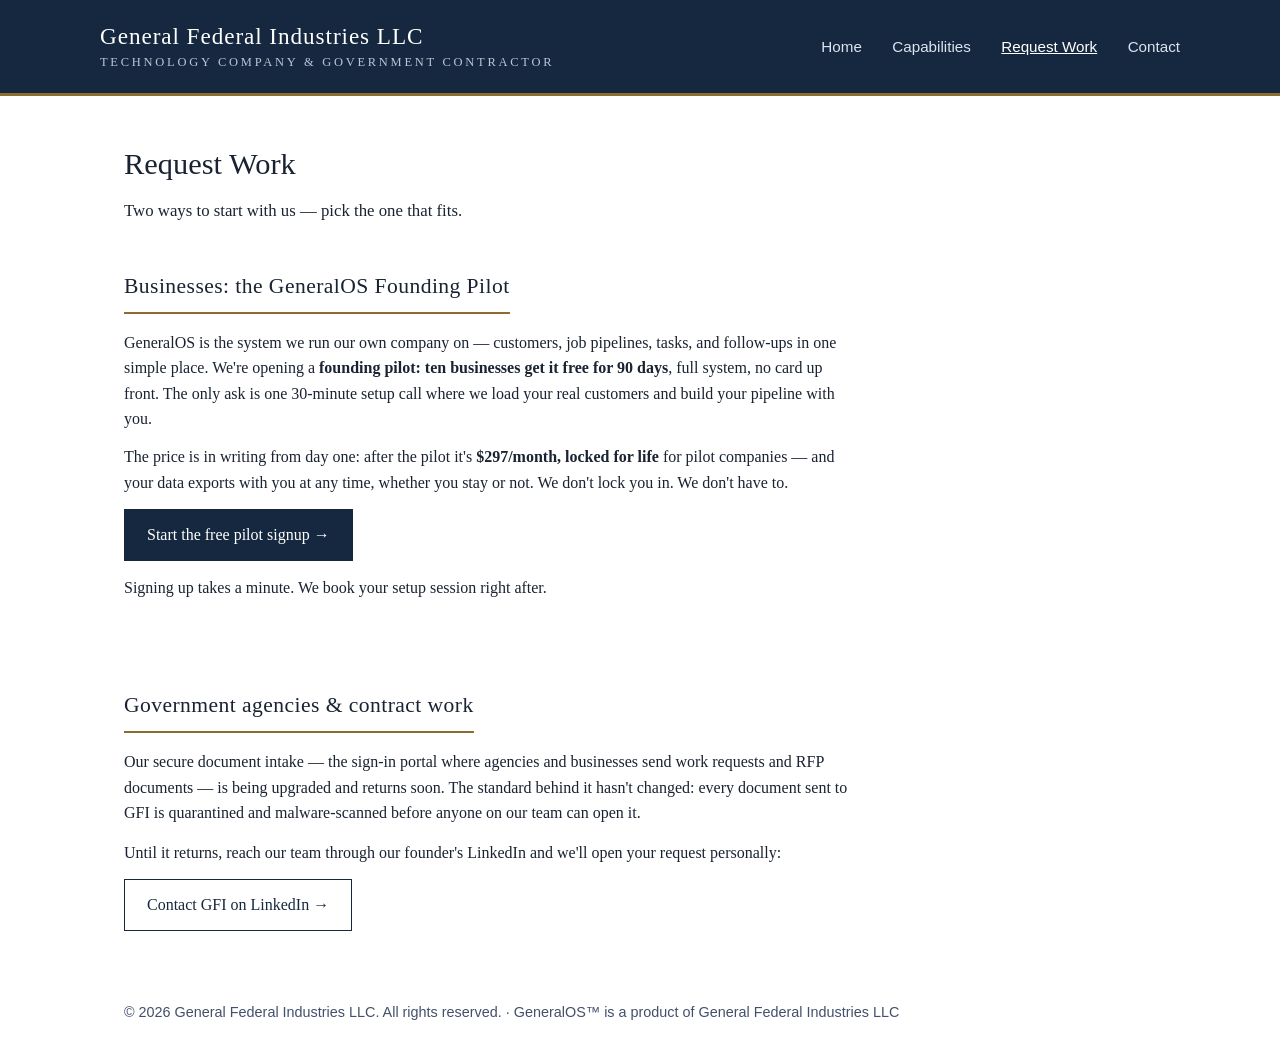
<file: request.html>
<!DOCTYPE html>
<html lang="en">
<head>
<meta charset="UTF-8">
<meta name="viewport" content="width=device-width, initial-scale=1.0">
<title>Request Work — General Federal Industries LLC</title>
<meta name="description" content="Start with General Federal Industries: join the GeneralOS founding pilot (90 days free for ten businesses), or reach our team about government and contract work.">
<meta name="referrer" content="strict-origin-when-cross-origin">
<meta http-equiv="Content-Security-Policy" content="default-src 'self'; script-src 'none'; style-src 'self'; img-src 'self' data:; font-src 'self'; connect-src 'self'; object-src 'none'; base-uri 'self'; form-action 'self'">
<link rel="stylesheet" href="styles.css">
</head>
<body>

<header>
  <div class="wrap topbar">
    <div class="firm">General Federal Industries LLC
      <small>Technology Company &amp; Government Contractor</small>
    </div>
    <nav class="sans">
      <a href="index.html">Home</a>
      <a href="capabilities.html">Capabilities</a>
      <a href="request.html" class="active">Request Work</a>
      <a href="index.html#contact">Contact</a>
    </nav>
  </div>
  <div class="rule"></div>
</header>

<div class="wrap">
  <h1 class="page">Request Work</h1>
  <p class="lead">Two ways to start with us — pick the one that fits.</p>

  <section>
    <h2>Businesses: the GeneralOS Founding Pilot</h2>
    <p>GeneralOS is the system we run our own company on — customers, job pipelines, tasks, and follow-ups in one simple place. We're opening a <strong>founding pilot: ten businesses get it free for 90 days</strong>, full system, no card up front. The only ask is one 30-minute setup call where we load your real customers and build your pipeline with you.</p>
    <p>The price is in writing from day one: after the pilot it's <strong>$297/month, locked for life</strong> for pilot companies — and your data exports with you at any time, whether you stay or not. We don't lock you in. We don't have to.</p>
    <p class="mt14"><a class="btn" href="https://generalos.onrender.com">Start the free pilot signup &rarr;</a></p>
    <p class="mt14">Signing up takes a minute. We book your setup session right after.</p>
  </section>

  <section>
    <h2>Government agencies &amp; contract work</h2>
    <p>Our secure document intake — the sign-in portal where agencies and businesses send work requests and RFP documents — is being upgraded and returns soon. The standard behind it hasn't changed: every document sent to GFI is quarantined and malware-scanned before anyone on our team can open it.</p>
    <p class="mt14">Until it returns, reach our team through our founder's LinkedIn and we'll open your request personally:</p>
    <p class="mt14"><a class="btn secondary" href="https://www.linkedin.com/in/jeff-pruden-a96ab2b3/">Contact GFI on LinkedIn &rarr;</a></p>
  </section>
</div>

<footer>
  <div class="wrap sans">&copy; 2026 General Federal Industries LLC. All rights reserved. · GeneralOS&trade; is a product of General Federal Industries LLC</div>
</footer>

</body>
</html>
</file>
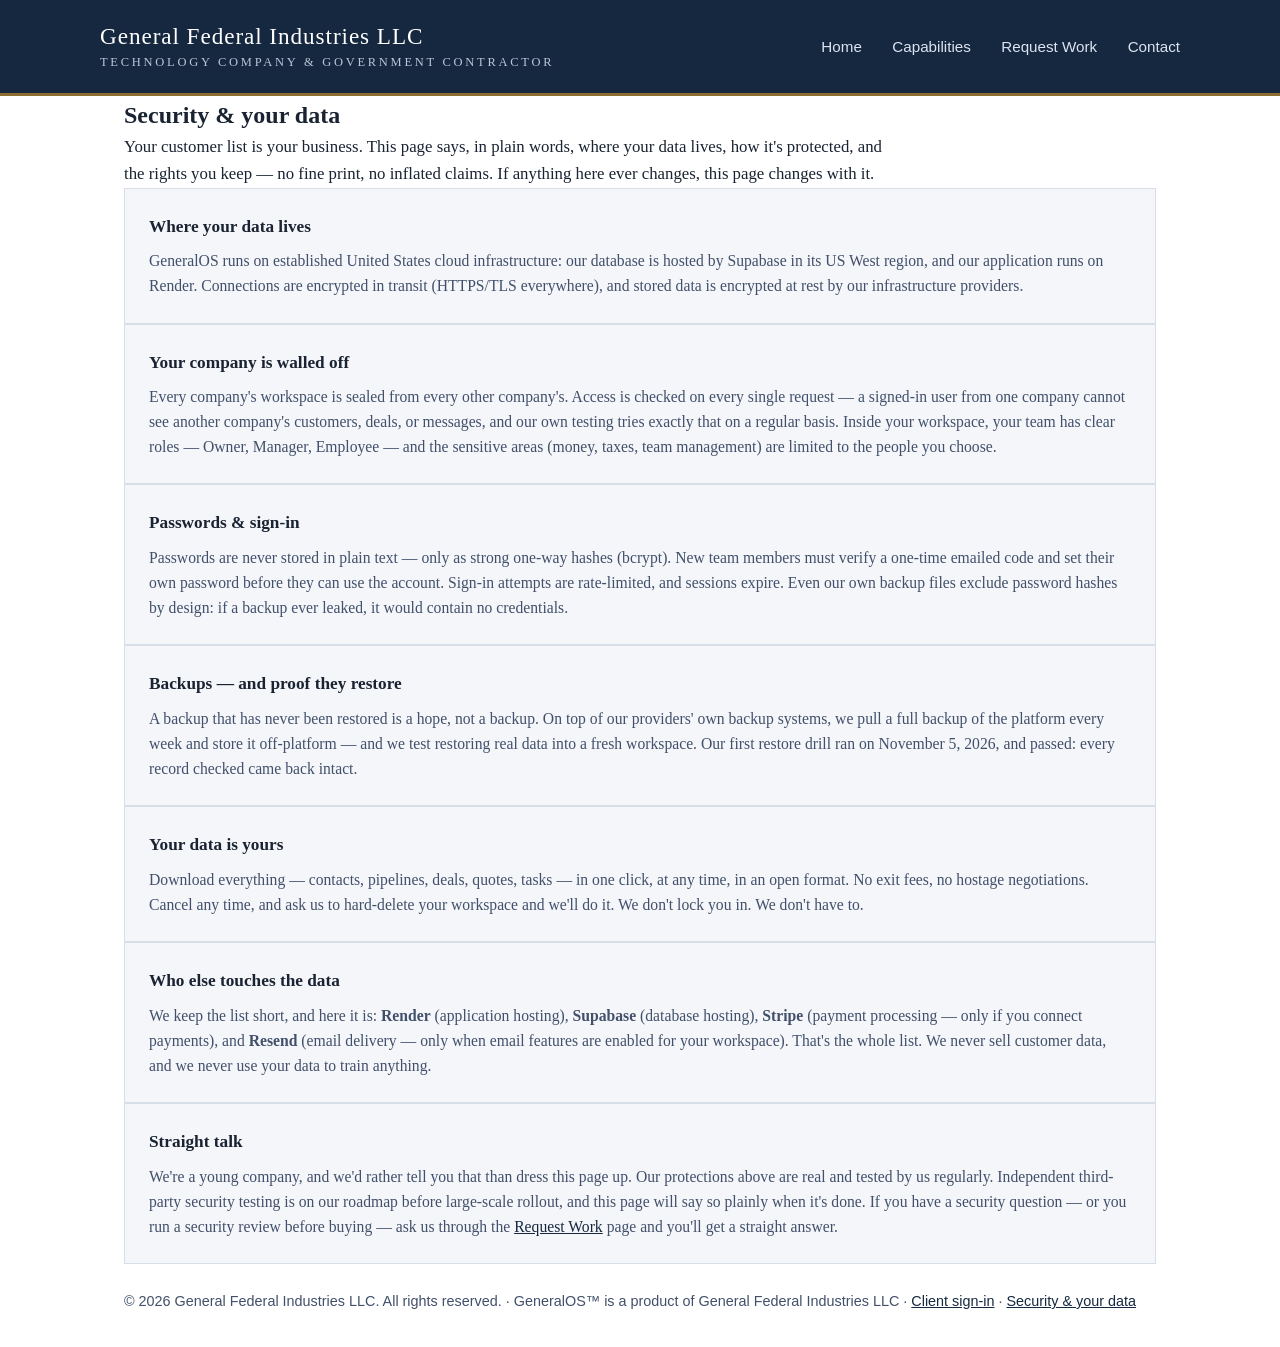
<file: security.html>
<!DOCTYPE html>
<html lang="en">
<head>
<meta charset="UTF-8">
<meta name="viewport" content="width=device-width, initial-scale=1.0">
<title>Security &amp; Your Data — General Federal Industries LLC</title>
<meta name="description" content="How GeneralOS protects your company's data: where it lives, how it's encrypted, how backups and restores work, and the data rights you keep forever.">
<meta name="referrer" content="strict-origin-when-cross-origin">
<meta http-equiv="Content-Security-Policy" content="default-src 'self'; script-src 'self'; style-src 'self'; img-src 'self' data:; font-src 'self'; connect-src 'self'; object-src 'none'; base-uri 'self'; form-action 'self'">
<link rel="stylesheet" href="styles.css">
</head>
<body>

<header>
  <div class="wrap topbar">
    <div class="firm">General Federal Industries LLC
      <small>Technology Company &amp; Government Contractor</small>
    </div>
    <nav class="sans">
      <a href="index.html">Home</a>
      <a href="capabilities.html">Capabilities</a>
      <a href="request.html">Request Work</a>
      <a href="index.html#contact">Contact</a>
    </nav>
  </div>
  <div class="rule"></div>
</header>

<section class="wrap">
  <h1>Security &amp; your data</h1>
  <p class="lead">Your customer list is your business. This page says, in plain words, where your data lives, how it's protected, and the rights you keep — no fine print, no inflated claims. If anything here ever changes, this page changes with it.</p>

  <div class="card">
    <h3>Where your data lives</h3>
    <p>GeneralOS runs on established United States cloud infrastructure: our database is hosted by Supabase in its US West region, and our application runs on Render. Connections are encrypted in transit (HTTPS/TLS everywhere), and stored data is encrypted at rest by our infrastructure providers.</p>
  </div>

  <div class="card">
    <h3>Your company is walled off</h3>
    <p>Every company's workspace is sealed from every other company's. Access is checked on every single request — a signed-in user from one company cannot see another company's customers, deals, or messages, and our own testing tries exactly that on a regular basis. Inside your workspace, your team has clear roles — Owner, Manager, Employee — and the sensitive areas (money, taxes, team management) are limited to the people you choose.</p>
  </div>

  <div class="card">
    <h3>Passwords &amp; sign-in</h3>
    <p>Passwords are never stored in plain text — only as strong one-way hashes (bcrypt). New team members must verify a one-time emailed code and set their own password before they can use the account. Sign-in attempts are rate-limited, and sessions expire. Even our own backup files exclude password hashes by design: if a backup ever leaked, it would contain no credentials.</p>
  </div>

  <div class="card">
    <h3>Backups — and proof they restore</h3>
    <p>A backup that has never been restored is a hope, not a backup. On top of our providers' own backup systems, we pull a full backup of the platform every week and store it off-platform — and we test restoring real data into a fresh workspace. Our first restore drill ran on November 5, 2026, and passed: every record checked came back intact.</p>
  </div>

  <div class="card">
    <h3>Your data is yours</h3>
    <p>Download everything — contacts, pipelines, deals, quotes, tasks — in one click, at any time, in an open format. No exit fees, no hostage negotiations. Cancel any time, and ask us to hard-delete your workspace and we'll do it. We don't lock you in. We don't have to.</p>
  </div>

  <div class="card">
    <h3>Who else touches the data</h3>
    <p>We keep the list short, and here it is: <strong>Render</strong> (application hosting), <strong>Supabase</strong> (database hosting), <strong>Stripe</strong> (payment processing — only if you connect payments), and <strong>Resend</strong> (email delivery — only when email features are enabled for your workspace). That's the whole list. We never sell customer data, and we never use your data to train anything.</p>
  </div>

  <div class="card">
    <h3>Straight talk</h3>
    <p>We're a young company, and we'd rather tell you that than dress this page up. Our protections above are real and tested by us regularly. Independent third-party security testing is on our roadmap before large-scale rollout, and this page will say so plainly when it's done. If you have a security question — or you run a security review before buying — ask us through the <a href="request.html">Request Work</a> page and you'll get a straight answer.</p>
  </div>
</section>

<footer>
  <div class="wrap sans">&copy; 2026 General Federal Industries LLC. All rights reserved. · GeneralOS&trade; is a product of General Federal Industries LLC · <a href="request.html">Client sign-in</a> · <a href="security.html">Security &amp; your data</a></div>
</footer>

</body>
</html>
</file>
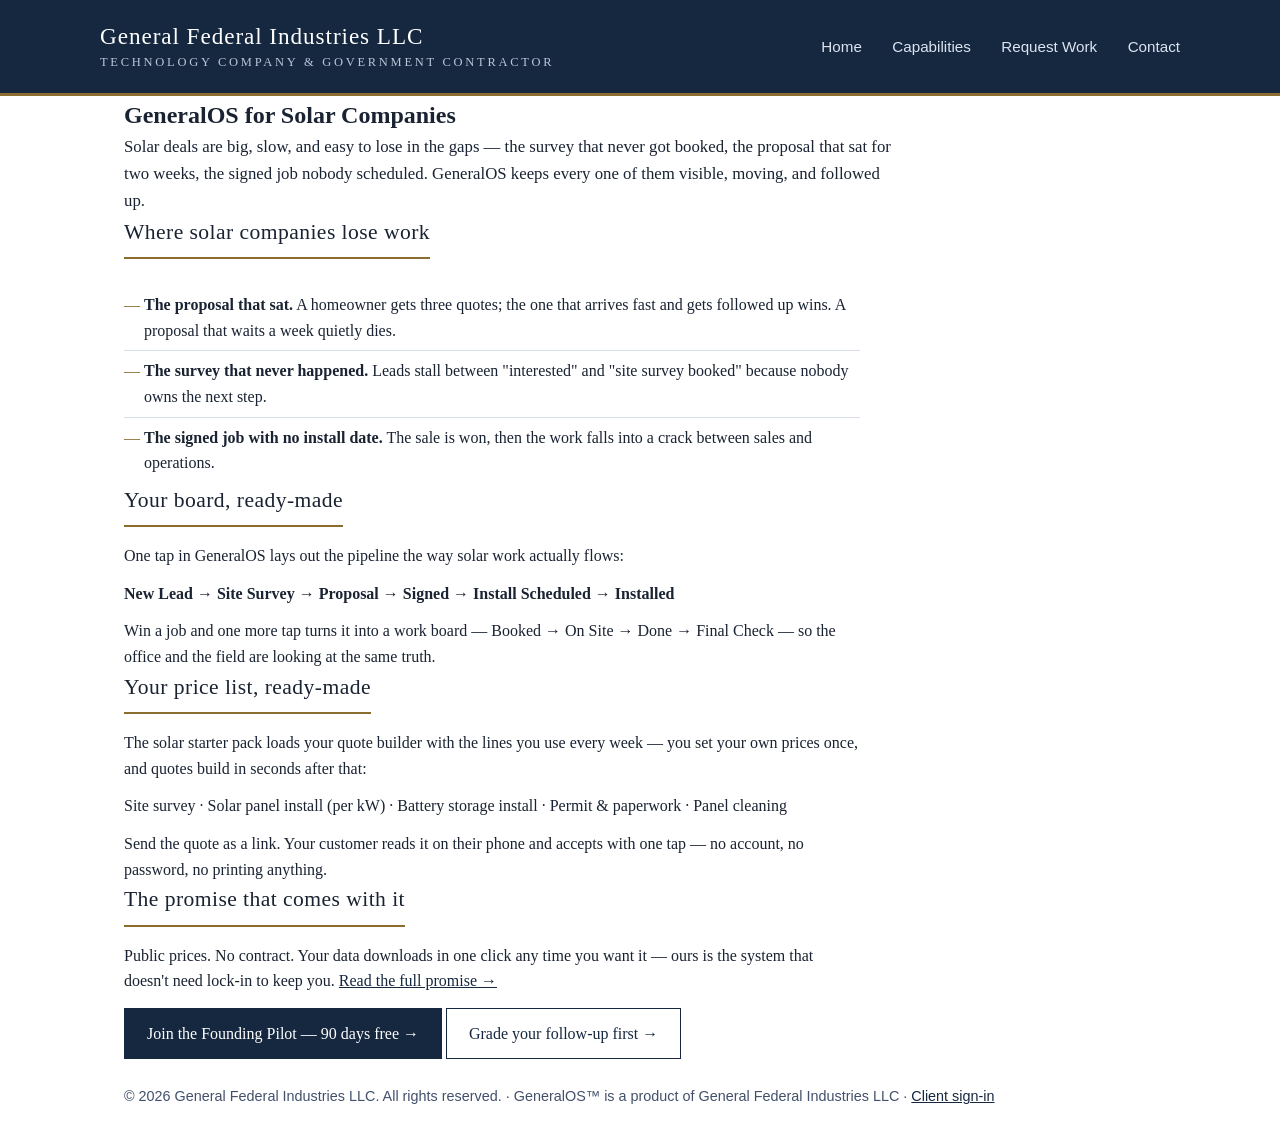
<file: solar.html>
<!DOCTYPE html>
<html lang="en">
<head>
<meta charset="UTF-8">
<meta name="viewport" content="width=device-width, initial-scale=1.0">
<title>GeneralOS for Solar Companies — General Federal Industries LLC</title>
<meta name="description" content="GeneralOS for solar companies: site surveys, proposals and installs on one board, tap-to-accept quotes, and a follow-up system that flags quiet deals before they go cold.">
<meta name="referrer" content="strict-origin-when-cross-origin">
<meta http-equiv="Content-Security-Policy" content="default-src 'self'; script-src 'self'; style-src 'self'; img-src 'self' data:; font-src 'self'; connect-src 'self'; object-src 'none'; base-uri 'self'; form-action 'self'">
<link rel="stylesheet" href="styles.css">
</head>
<body>

<header>
  <div class="wrap topbar">
    <div class="firm">General Federal Industries LLC
      <small>Technology Company &amp; Government Contractor</small>
    </div>
    <nav class="sans">
      <a href="index.html">Home</a>
      <a href="capabilities.html">Capabilities</a>
      <a href="request.html">Request Work</a>
      <a href="index.html#contact">Contact</a>
    </nav>
  </div>
  <div class="rule"></div>
</header>

<section class="wrap">
  <h1>GeneralOS for Solar Companies</h1>
  <p class="lead">Solar deals are big, slow, and easy to lose in the gaps — the survey that never got booked, the proposal that sat for two weeks, the signed job nobody scheduled. GeneralOS keeps every one of them visible, moving, and followed up.</p>

  <h2>Where solar companies lose work</h2>
  <ul class="plain">
    <li><strong>The proposal that sat.</strong> A homeowner gets three quotes; the one that arrives fast and gets followed up wins. A proposal that waits a week quietly dies.</li>
    <li><strong>The survey that never happened.</strong> Leads stall between "interested" and "site survey booked" because nobody owns the next step.</li>
    <li><strong>The signed job with no install date.</strong> The sale is won, then the work falls into a crack between sales and operations.</li>
  </ul>

  <h2>Your board, ready-made</h2>
  <p>One tap in GeneralOS lays out the pipeline the way solar work actually flows:</p>
  <p><strong>New Lead &rarr; Site Survey &rarr; Proposal &rarr; Signed &rarr; Install Scheduled &rarr; Installed</strong></p>
  <p>Win a job and one more tap turns it into a work board — Booked &rarr; On Site &rarr; Done &rarr; Final Check — so the office and the field are looking at the same truth.</p>

  <h2>Your price list, ready-made</h2>
  <p>The solar starter pack loads your quote builder with the lines you use every week — you set your own prices once, and quotes build in seconds after that:</p>
  <p>Site survey · Solar panel install (per kW) · Battery storage install · Permit &amp; paperwork · Panel cleaning</p>
  <p>Send the quote as a link. Your customer reads it on their phone and accepts with one tap — no account, no password, no printing anything.</p>

  <h2>The promise that comes with it</h2>
  <p>Public prices. No contract. Your data downloads in one click any time you want it — ours is the system that doesn't need lock-in to keep you. <a href="index.html">Read the full promise &rarr;</a></p>

  <p class="mt14"><a class="btn" href="request.html">Join the Founding Pilot — 90 days free &rarr;</a> <a class="btn secondary" href="grader.html">Grade your follow-up first &rarr;</a></p>
</section>

<footer>
  <div class="wrap sans">&copy; 2026 General Federal Industries LLC. All rights reserved. · GeneralOS&trade; is a product of General Federal Industries LLC · <a href="request.html">Client sign-in</a></div>
</footer>

</body>
</html>
</file>
<file: styles.css>
/* General Federal Industries LLC — shared site styles (v2).
   Moved out of the v1 pages' inline <style> blocks so the site can run
   under a strict Content-Security-Policy (style-src 'self'). */
:root{
  --ink:#1a2332; --navy:#16283f; --slate:#42506b; --line:#d8dee8;
  --accent:#8a6d2f; --bg:#ffffff; --panel:#f4f6f9; --max:1080px;
  --danger:#8f2d2d; --ok:#27632f;
}
*{margin:0;padding:0;box-sizing:border-box}
body{font-family:Georgia,'Times New Roman',serif;color:var(--ink);background:var(--bg);line-height:1.6}
.sans{font-family:-apple-system,'Segoe UI',Helvetica,Arial,sans-serif}
header{background:var(--navy);color:#fff}
.wrap{max-width:var(--max);margin:0 auto;padding:0 24px}
.topbar{display:flex;flex-wrap:wrap;align-items:center;justify-content:space-between;gap:12px;padding:22px 0}
.firm{font-size:1.45rem;letter-spacing:.04em;line-height:1.25}
.firm small{display:block;font-size:.78rem;letter-spacing:.22em;text-transform:uppercase;color:#b9c6d8;margin-top:4px}
nav a{color:#dbe4f0;text-decoration:none;font-size:.95rem;margin-left:26px}
nav a:hover{color:#fff;text-decoration:underline}
nav a.active{color:#fff;text-decoration:underline}
.rule{height:3px;background:var(--accent)}
.hero{padding:56px 0 44px;border-bottom:1px solid var(--line)}
.hero-logo{display:block;width:min(320px,78%);height:auto;border:1px solid var(--line);margin-bottom:26px}
.hero h1{font-size:2.1rem;font-weight:normal;line-height:1.25;max-width:22em}
.hero p{margin-top:18px;font-size:1.08rem;color:var(--slate);max-width:44em}
section{padding:44px 0}
h1.page{font-size:1.9rem;font-weight:normal;margin:44px 0 10px}
h2{font-size:1.35rem;font-weight:normal;letter-spacing:.02em;margin-bottom:16px;padding-bottom:8px;border-bottom:2px solid var(--accent);display:inline-block}
p.lead{font-size:1.05rem;color:var(--ink);max-width:46em}
p{max-width:46em}
p + p{margin-top:12px}
.mt14{margin-top:14px}
.mt20{margin-top:20px}
.grid{display:grid;grid-template-columns:repeat(auto-fit,minmax(280px,1fr));gap:22px;margin-top:22px}
.card{background:var(--panel);border:1px solid var(--line);padding:24px}
.card h3{font-size:1.08rem;font-weight:bold;margin-bottom:8px}
.card p{color:var(--slate);font-size:.98rem;max-width:none}
ul.plain{list-style:none;margin-top:10px;max-width:46em}
ul.plain li{padding:7px 0 7px 20px;position:relative;border-bottom:1px solid var(--line)}
ul.plain li:last-child{border-bottom:none}
ul.plain li::before{content:"—";position:absolute;left:0;color:var(--accent)}
.facts{background:var(--panel);border:1px solid var(--line);padding:26px}
.facts table{width:100%;border-collapse:collapse;font-size:1rem}
.facts th{text-align:left;font-weight:bold;padding:8px 12px 8px 0;width:220px;vertical-align:top}
.facts td{padding:8px 0;color:var(--slate)}
.facts tr{border-bottom:1px solid var(--line)}
.facts tr:last-child{border-bottom:none}
.cta{background:var(--navy);color:#fff;padding:40px 0}
.cta h2{color:#fff;border-bottom-color:var(--accent)}
.cta p{color:#dbe4f0;max-width:44em}
.cta a{color:#fff}
.cta-email{margin-top:12px;font-size:1.15rem}
footer{padding:26px 0 34px;color:var(--slate);font-size:.9rem}
a{color:var(--navy)}
.btn{display:inline-block;background:var(--navy);color:#fff;text-decoration:none;
  padding:12px 22px;font-size:1rem;border:1px solid var(--navy);cursor:pointer}
.btn:hover{background:var(--accent);border-color:var(--accent)}
.btn.secondary{background:#fff;color:var(--navy)}
.btn.secondary:hover{background:var(--panel);color:var(--navy)}
.pt28{padding-top:28px}
.w120{width:120px}
.w140{width:140px}
.fs20{font-size:20px}
.fs14{font-size:14px}
.hidden{display:none}

/* --- sign-in + intake form (request.html) --- */
.auth-box,.form-box{background:var(--panel);border:1px solid var(--line);padding:26px;max-width:760px}
.form-box{margin-top:26px}
label.flabel{display:block;font-weight:bold;margin:18px 0 6px}
label.flabel:first-child{margin-top:0}
.hint{font-weight:normal;color:var(--slate);font-size:.9rem}
input[type=text],input[type=email],input[type=tel],input[type=file],
select,textarea{
  width:100%;padding:10px;font-size:1rem;border:1px solid var(--line);
  background:#fff;color:var(--ink);font-family:inherit}
textarea{min-height:140px}
.field-error{color:var(--danger);font-size:.92rem;min-height:1.2em;margin-top:4px}
.msg{margin-top:14px;font-size:1rem}
.msg.ok{color:var(--ok)}
.msg.err{color:var(--danger)}
.notice{border:1px solid var(--accent);background:#fdf8ec;padding:16px 18px;max-width:760px;margin-top:22px}
.notice p{max-width:none}
[hidden]{display:none !important}
.sub-card{background:#fff;border:1px solid var(--line);padding:18px;margin:14px 0;max-width:760px}
.sub-card h3{font-size:1.05rem;margin-bottom:6px}
.badge{display:inline-block;padding:1px 9px;border-radius:8px;font-size:.82rem;background:#e8edf4;color:var(--navy)}
.badge.locked{background:#f6e0e0;color:var(--danger)}
.badge.clean{background:#e2f2e4;color:var(--ok)}
.badge.pending{background:#fdf3d8;color:#6d5410}
.row-flex{display:flex;gap:12px;flex-wrap:wrap;align-items:center}
#turnstile-box{margin-top:14px}

@media (max-width:640px){
  .hero{padding:38px 0 30px}
  .hero h1{font-size:1.6rem}
  h1.page{font-size:1.5rem}
  .facts th{width:130px}
  nav a{margin-left:16px}
}
</file>
